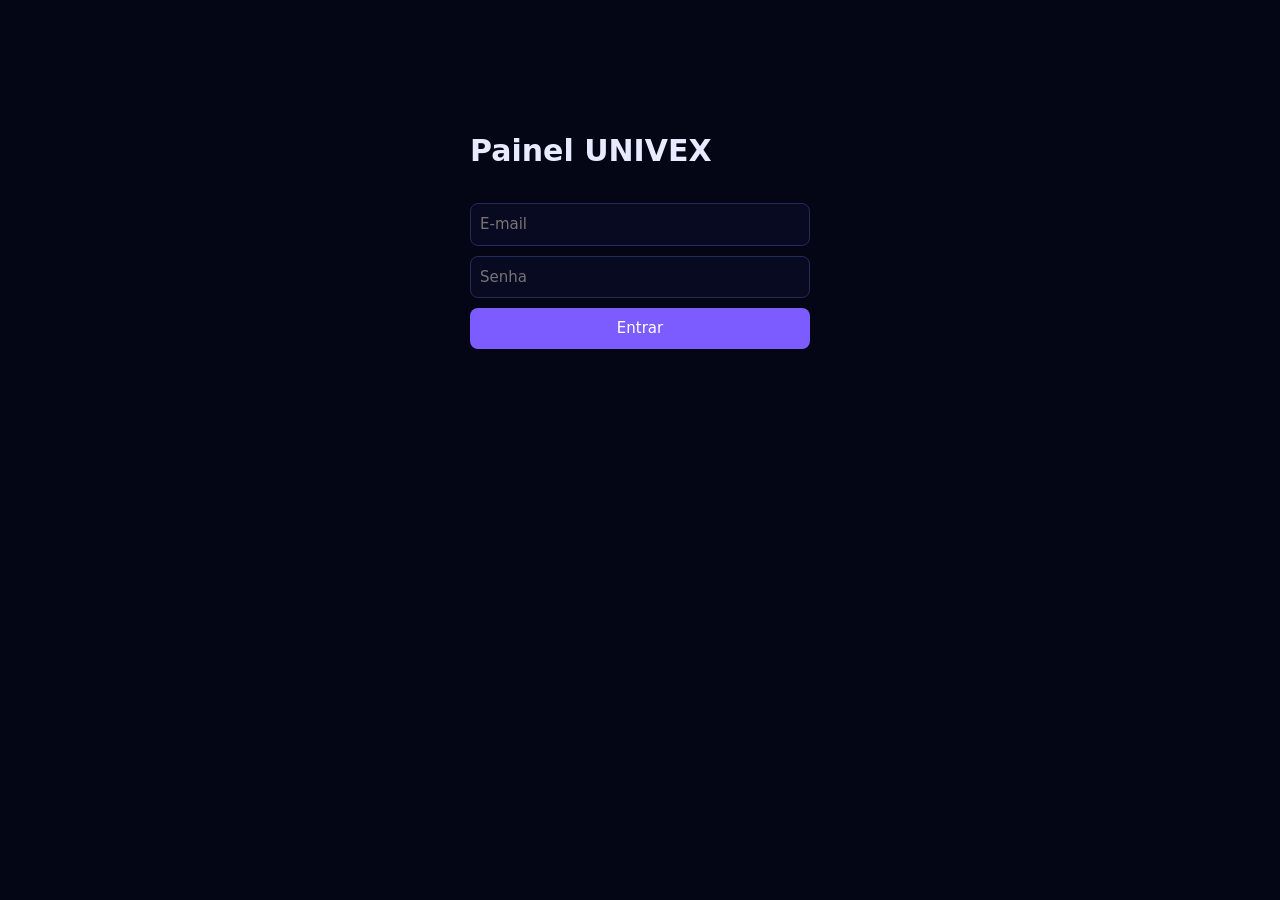
<file: admin.html>
<!DOCTYPE html>
<html lang="pt-BR"><head><meta charset="UTF-8"><meta name="viewport" content="width=device-width, initial-scale=1">
<meta name="robots" content="noindex"><title>Painel | UNIVEX</title>
<style>
:root{color-scheme:dark;--bg:#050615;--card:#0e1030;--line:#262a5c;--tx:#e8ebff;--mut:#98a0d8;--ac:#7c5cff}
*{box-sizing:border-box}body{margin:0;font:15px/1.5 system-ui,sans-serif;background:var(--bg);color:var(--tx)}
header{position:sticky;top:0;z-index:5;display:flex;gap:12px;align-items:center;padding:12px 20px;background:#080a22;border-bottom:1px solid var(--line)}
header h1{font-size:17px;margin:0;flex:1}main{max-width:900px;margin:0 auto;padding:20px}
input,textarea{width:100%;background:#080a22;color:var(--tx);border:1px solid var(--line);border-radius:8px;padding:9px;font:inherit}
button{background:var(--ac);color:#fff;border:0;border-radius:8px;padding:9px 16px;font:inherit;cursor:pointer}button.q{background:#1b1e4d}
#login{max-width:340px;margin:12vh auto;display:grid;gap:10px}
details{background:var(--card);border:1px solid var(--line);border-radius:10px;margin:12px 0;padding:6px 14px}
summary{cursor:pointer;padding:8px 0;font-weight:600}.f{margin:12px 0}.f label{display:block;font-size:12px;color:var(--mut);margin-bottom:4px}
.f.dirty textarea,.f.dirty input{border-color:var(--ac)}img.pv{max-height:70px;border-radius:6px;background:#fff2;margin:4px 0;display:block}
#msg{font-size:13px;color:var(--mut)}.hide{display:none!important}
</style></head><body>
<form id="login"><h1>Painel UNIVEX</h1><input id="em" type="email" placeholder="E-mail" required autocomplete="username"><input id="pw" type="password" placeholder="Senha" required autocomplete="current-password"><button>Entrar</button><span id="msg"></span></form>
<div id="app" class="hide"><header><h1>Painel UNIVEX</h1><span id="st"></span><input id="q" placeholder="Buscar campo..." style="max-width:220px"><button id="save">Salvar alterações</button><button class="q" id="out">Sair</button></header><main id="box"></main></div>
<script>window.CMS_NO_AUTO=true;</script><script src="config.js"></script><script src="cms.js"></script>
<script>
const C=window.UNIVEX_CONFIG||{},U=C.supabaseUrl,K=C.supabaseKey,$=s=>document.querySelector(s);
const PAGES=["index","sobre","servicos","projetos","contato","site-institucional","landing-page","cardapio-digital"];
let token="",data={},items=new Map();
const H=(x={})=>({apikey:K,Authorization:"Bearer "+(token||K),...x});
$("#login").onsubmit=async e=>{e.preventDefault();
  if(!U||!K){$("#msg").textContent="Preencha supabaseUrl e supabaseKey no config.js.";return}
  const r=await fetch(`${U}/auth/v1/token?grant_type=password`,{method:"POST",headers:{apikey:K,"Content-Type":"application/json"},body:JSON.stringify({email:$("#em").value,password:$("#pw").value})});
  const j=await r.json();if(!r.ok){$("#msg").textContent="Login inválido.";return}
  token=j.access_token;$("#login").classList.add("hide");$("#app").classList.remove("hide");init()};
$("#out").onclick=()=>location.reload();
async function init(){
  $("#box").textContent="Carregando páginas...";
  data=await CMS.load();let html="";
  for(const p of PAGES){
    let doc;try{doc=new DOMParser().parseFromString(await (await fetch(p+".html")).text(),"text/html")}catch(e){continue}
    const t=doc.querySelector("title");if(t)add(p+":title",p+" · título da aba",t.textContent,"t");
    CMS.fields(doc,p).forEach(f=>add(f.key,f.el.textContent.trim().slice(0,60),f.el.innerHTML.trim(),"t",p));
    doc.querySelectorAll("img").forEach(i=>{const s=i.getAttribute("src");add("img:"+s,"Imagem "+s,s,"i",p)});
  }
  const groups={};items.forEach((v,k)=>(groups[v.g]??=[]).push([k,v]));
  $("#box").innerHTML="";
  Object.entries(groups).forEach(([g,list])=>{
    const d=document.createElement("details");d.innerHTML=`<summary>${g.startsWith("global")?"Cabeçalho, rodapé e contato (todas as páginas)":g} (${list.length})</summary>`;
    list.forEach(([k,v])=>d.append(field(k,v)));$("#box").append(d)});
}
function add(k,label,def,type,page){if(items.has(k))return;
  items.set(k,{label,def,type,g:k.startsWith("global")?"global":(page||k.split(":")[0]),cur:k in data?data[k]:def})}
function field(k,v){const w=document.createElement("div");w.className="f";w.dataset.k=k;w.dataset.s=(v.label+k).toLowerCase();
  const l=document.createElement("label");l.textContent=v.label+"  ·  "+k;w.append(l);
  if(v.type==="i"){const im=document.createElement("img");im.className="pv";im.src=v.cur;const inp=document.createElement("input");inp.value=v.cur;
    const fi=document.createElement("input");fi.type="file";fi.accept="image/*";
    fi.onchange=async()=>{const f=fi.files[0];if(!f)return;const n=Date.now()+"-"+f.name.replace(/[^\w.-]/g,"_");
      const r=await fetch(`${U}/storage/v1/object/site-images/${n}`,{method:"POST",headers:H({"Content-Type":f.type,"x-upsert":"true"}),body:f});
      if(!r.ok){alert("Falha no envio da imagem.");return}inp.value=`${U}/storage/v1/object/public/site-images/${n}`;im.src=inp.value;mark(w,inp,v)};
    inp.oninput=()=>{im.src=inp.value;mark(w,inp,v)};w.append(im,inp,fi);w._i=inp}
  else{const t=document.createElement("textarea");t.rows=Math.min(6,Math.ceil(v.cur.length/90)+1);t.value=v.cur;t.oninput=()=>mark(w,t,v);w.append(t);w._i=t}
  return w}
const mark=(w,i,v)=>w.classList.toggle("dirty",i.value!==v.cur);
$("#q").oninput=e=>{const s=e.target.value.toLowerCase();document.querySelectorAll(".f").forEach(f=>f.classList.toggle("hide",!!s&&!f.dataset.s.includes(s)));if(s)document.querySelectorAll("details").forEach(d=>d.open=true)};
$("#save").onclick=async()=>{
  const rows=[...document.querySelectorAll(".f.dirty")].map(w=>({key:w.dataset.k,value:w._i.value}));
  if(!rows.length){$("#st").textContent="Nada a salvar.";return}
  const r=await fetch(`${U}/rest/v1/site_content?on_conflict=key`,{method:"POST",headers:H({"Content-Type":"application/json",Prefer:"resolution=merge-duplicates"}),body:JSON.stringify(rows)});
  if(!r.ok){$("#st").textContent="Erro ao salvar (confira o login e o SQL).";return}
  rows.forEach(x=>items.get(x.key).cur=x.value);document.querySelectorAll(".f.dirty").forEach(w=>w.classList.remove("dirty"));
  $("#st").textContent=`${rows.length} alteração(ões) salva(s).`};
</script></body></html>
</file>
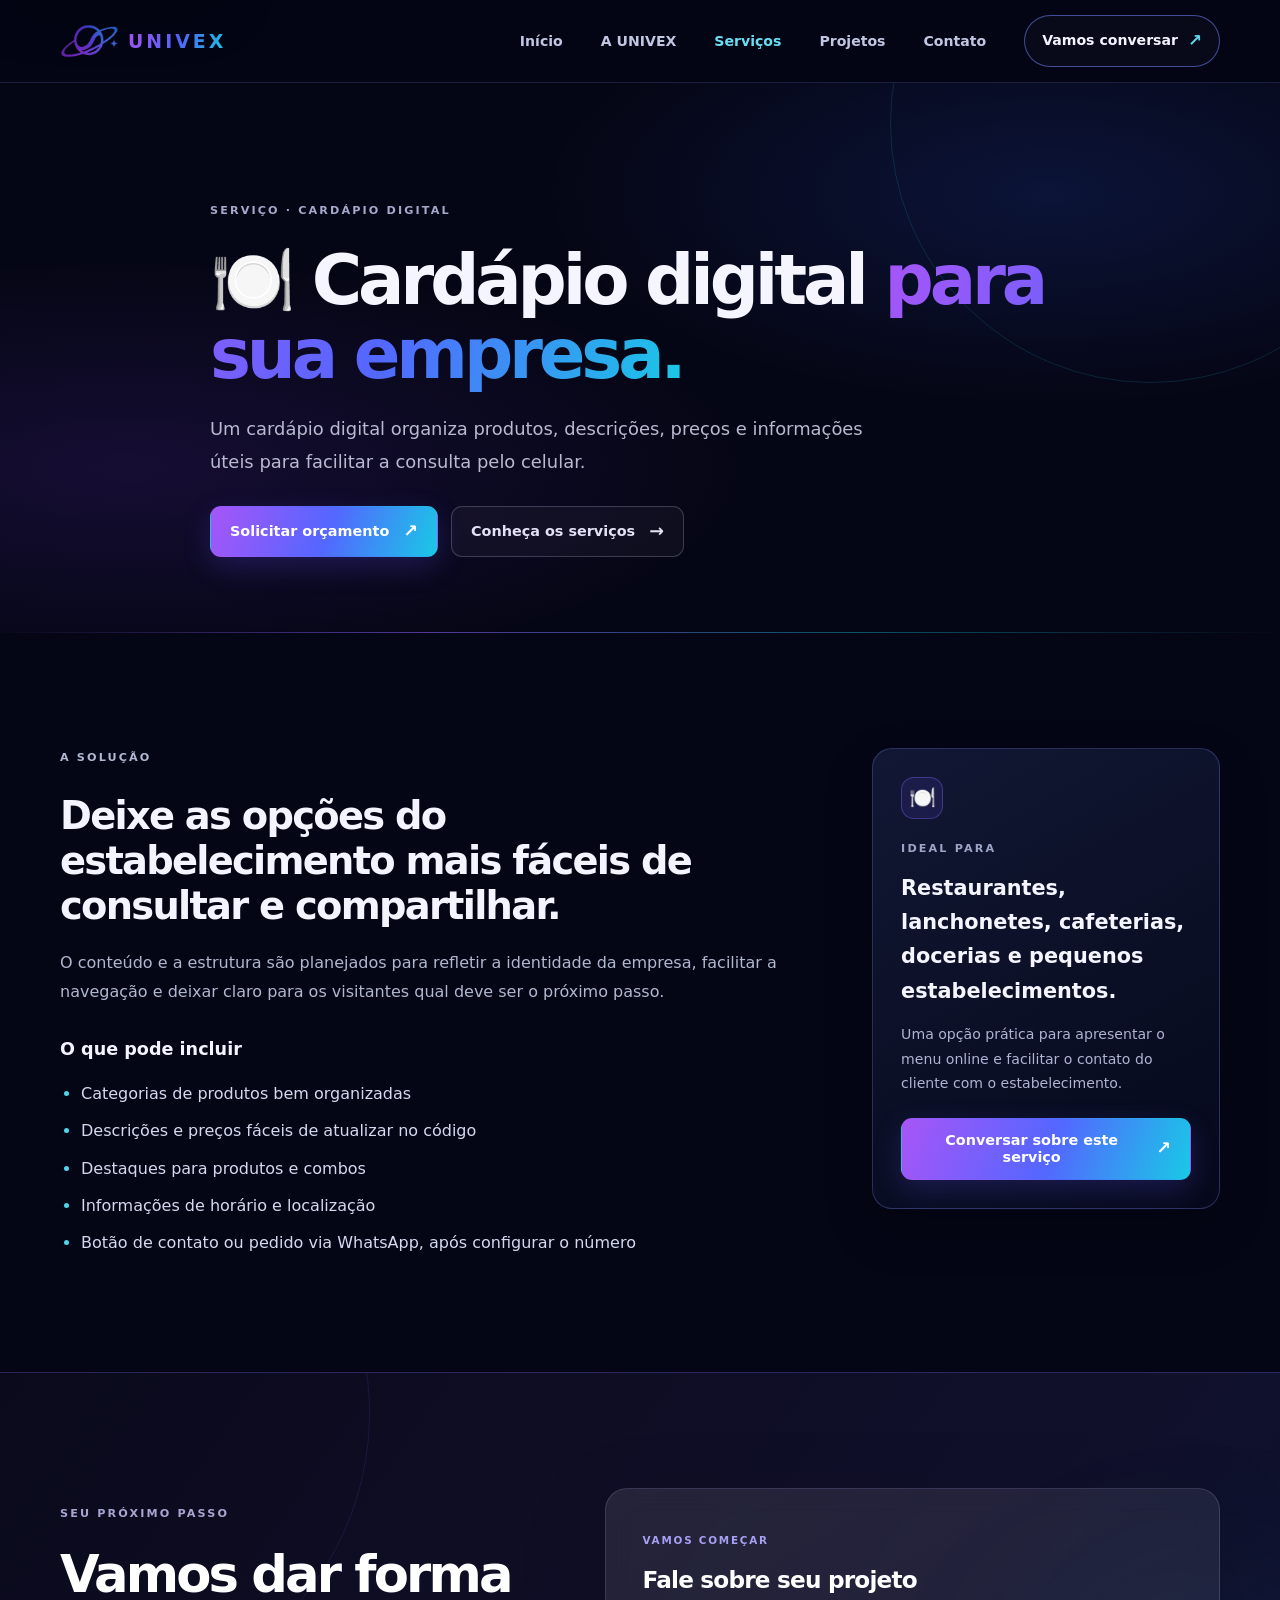
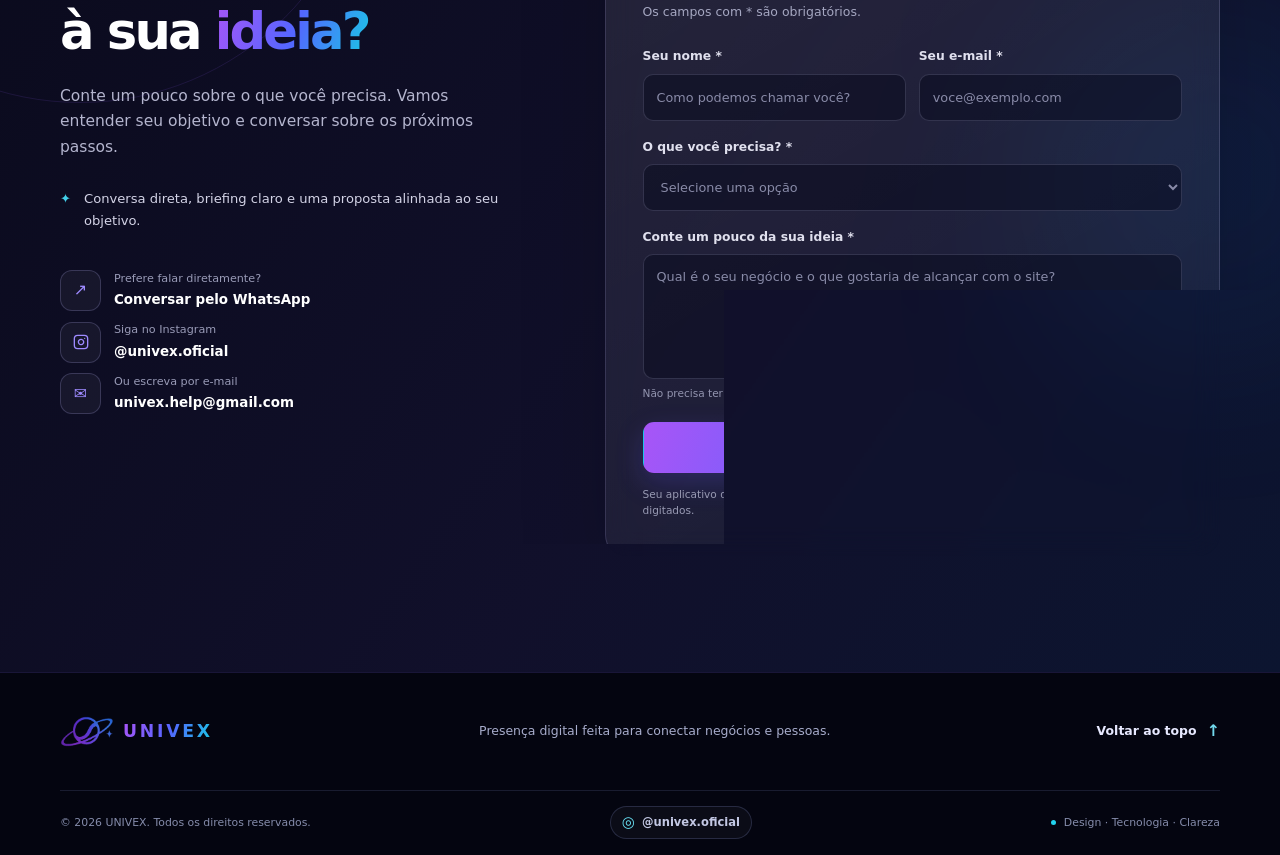
<file: cardapio-digital.html>
<!DOCTYPE html>
<html lang="pt-BR">
<head>
<meta charset="UTF-8"><meta name="viewport" content="width=device-width, initial-scale=1.0">
<meta name="theme-color" content="#050615"><meta name="description" content="Um cardápio digital organiza produtos, descrições, preços e informações úteis para facilitar a consulta pelo celular."><meta name="color-scheme" content="dark">
<title>Cardápio digital | UNIVEX</title>
<link rel="icon" href="favicon.ico" sizes="any"><link rel="icon" type="image/png" sizes="32x32" href="favicon-32.png"><link rel="apple-touch-icon" sizes="180x180" href="apple-touch-icon.png">
<link rel="stylesheet" href="style.css"><script src="config.js" defer></script><script src="script.js" defer></script>
</head><body data-variant="B"><a class="skip-link" href="#conteudo">Pular para o conteúdo</a>
<header class="site-header"><div class="container nav-wrap">
  <a href="index.html" class="brand" aria-label="UNIVEX — início"><img src="images/univex-emblema.png" alt="" class="brand-mark" width="64" height="42"><span class="brand-name">UNIVEX</span></a>
  <button class="menu-toggle" id="menu-toggle" type="button" aria-expanded="false" aria-controls="nav-links" aria-label="Abrir menu"><span></span><span></span><span></span></button>
  <nav aria-label="Navegação principal"><ul class="nav-links" id="nav-links"><li><a href="index.html">Início</a></li><li><a href="sobre.html">A UNIVEX</a></li><li><a href="servicos.html" aria-current="page">Serviços</a></li><li><a href="projetos.html">Projetos</a></li><li><a href="contato.html">Contato</a></li><li><a class="nav-cta" href="contato.html">Vamos conversar <span aria-hidden="true">↗</span></a></li></ul></nav>
</div></header><main id="conteudo"><section class="page-hero"><div class="container page-hero-inner reveal"><p class="eyebrow eyebrow-light">SERVIÇO · CARDÁPIO DIGITAL</p><h1>🍽️ Cardápio digital <span class="gradient-text">para sua empresa.</span></h1><p class="hero-description">Um cardápio digital organiza produtos, descrições, preços e informações úteis para facilitar a consulta pelo celular.</p><div class="hero-actions"><a class="button button-primary" href="contato.html">Solicitar orçamento <span aria-hidden="true">↗</span></a><a class="button button-quiet" href="servicos.html">Conheça os serviços <span aria-hidden="true">→</span></a></div></div><div class="hero-bottom-line" aria-hidden="true"></div></section><section class="section detail-section"><div class="container detail-layout"><div class="detail-main reveal"><p class="eyebrow eyebrow-light">A SOLUÇÃO</p><h2>Deixe as opções do estabelecimento mais fáceis de consultar e compartilhar.</h2><p>O conteúdo e a estrutura são planejados para refletir a identidade da empresa, facilitar a navegação e deixar claro para os visitantes qual deve ser o próximo passo.</p><h3>O que pode incluir</h3><ul class="detail-list"><li>Categorias de produtos bem organizadas</li><li>Descrições e preços fáceis de atualizar no código</li><li>Destaques para produtos e combos</li><li>Informações de horário e localização</li><li>Botão de contato ou pedido via WhatsApp, após configurar o número</li></ul></div><aside class="detail-aside reveal"><span class="service-icon" aria-hidden="true">🍽️</span><p class="eyebrow eyebrow-light">IDEAL PARA</p><h3>Restaurantes, lanchonetes, cafeterias, docerias e pequenos estabelecimentos.</h3><p>Uma opção prática para apresentar o menu online e facilitar o contato do cliente com o estabelecimento.</p><a class="button button-primary" href="contato.html">Conversar sobre este serviço <span aria-hidden="true">↗</span></a></aside></div></section><section class="contact-section" id="contato"><div class="contact-orb" aria-hidden="true"></div><div class="container contact-grid">
<div class="contact-copy reveal"><p class="eyebrow">SEU PRÓXIMO PASSO</p><h2>Vamos dar forma à sua <span class="gradient-text">ideia?</span></h2><p>Conte um pouco sobre o que você precisa. Vamos entender seu objetivo e conversar sobre os próximos passos.</p><div class="contact-promise"><span class="promise-icon" aria-hidden="true">✦</span><span>Conversa direta, briefing claro e uma proposta alinhada ao seu objetivo.</span></div><div class="direct-contact">
  <a id="whatsapp-link" class="direct-contact-link" href="#contato"><span class="direct-icon" aria-hidden="true">↗</span><span><small>Prefere falar diretamente?</small><strong>Conversar pelo WhatsApp</strong></span></a>
  <a data-instagram class="direct-contact-link" href="#contato" aria-label="Instagram da UNIVEX"><span class="direct-icon" aria-hidden="true"><svg width="16" height="16" viewBox="0 0 24 24" fill="none" stroke="currentColor" stroke-width="2" stroke-linecap="round" stroke-linejoin="round"><rect x="2" y="2" width="20" height="20" rx="5" ry="5"></rect><path d="M16 11.37A4 4 0 1 1 12.63 8 4 4 0 0 1 16 11.37z"></path><line x1="17.5" y1="6.5" x2="17.51" y2="6.5"></line></svg></span><span><small>Siga no Instagram</small><strong data-instagram-handle>@univex.oficial</strong></span></a>
  <a id="email-link" class="direct-contact-link" href="mailto:univex.help@gmail.com"><span class="direct-icon" aria-hidden="true">✉</span><span><small>Ou escreva por e-mail</small><strong>univex.help@gmail.com</strong></span></a>
</div></div>
<form class="contact-form reveal" id="contact-form"><div class="form-heading"><span class="form-step">VAMOS COMEÇAR</span><h3>Fale sobre seu projeto</h3><p>Os campos com * são obrigatórios.</p></div><div class="form-row"><div class="field"><label for="nome">Seu nome *</label><input id="nome" name="nome" autocomplete="name" type="text" placeholder="Como podemos chamar você?" required minlength="2" maxlength="80"></div><div class="field"><label for="email">Seu e-mail *</label><input id="email" name="email" autocomplete="email" type="email" placeholder="voce@exemplo.com" required maxlength="120"></div></div><div class="field"><label for="tipo-projeto">O que você precisa? *</label><select id="tipo-projeto" name="tipo-projeto" required><option value="" disabled selected>Selecione uma opção</option><option>Site institucional</option><option>Landing page</option><option>Cardápio digital</option><option>Melhoria em um site existente</option><option>Outro projeto</option></select></div><div class="field"><label for="mensagem">Conte um pouco da sua ideia *</label><textarea id="mensagem" name="mensagem" rows="4" placeholder="Qual é o seu negócio e o que gostaria de alcançar com o site?" required minlength="10" maxlength="1500"></textarea><div class="field-foot"><span>Não precisa ter tudo definido ainda.</span><span id="message-count">0/1500</span></div></div><button class="button button-primary form-submit" type="submit">Preparar mensagem <span aria-hidden="true">↗</span></button><p class="form-status" id="form-status" role="status" aria-live="polite"></p><p class="form-privacy">Seu aplicativo de e-mail será aberto com a mensagem preenchida. O site não armazena os dados digitados.</p></form>
</div></section></main><footer class="site-footer"><div class="container footer-main">
<a href="index.html" class="brand footer-brand" aria-label="UNIVEX — início"><img src="images/univex-emblema.png" alt="" class="brand-mark" width="64" height="42"><span class="brand-name">UNIVEX</span></a>
<p>Presença digital feita para conectar negócios e pessoas.</p><a class="back-top" href="#conteudo">Voltar ao topo <span aria-hidden="true">↑</span></a>
</div><div class="container footer-bottom"><span>© <span id="current-year">2026</span> UNIVEX. Todos os direitos reservados.</span><span class="footer-social"><a data-instagram href="#contato" aria-label="Instagram da UNIVEX" class="footer-social-link"><span aria-hidden="true">◎</span><span data-instagram-handle>@univex.oficial</span></a></span><span class="footer-signature"><span class="signature-dot"></span> Design · Tecnologia · Clareza</span></div></footer></body></html>
</file>
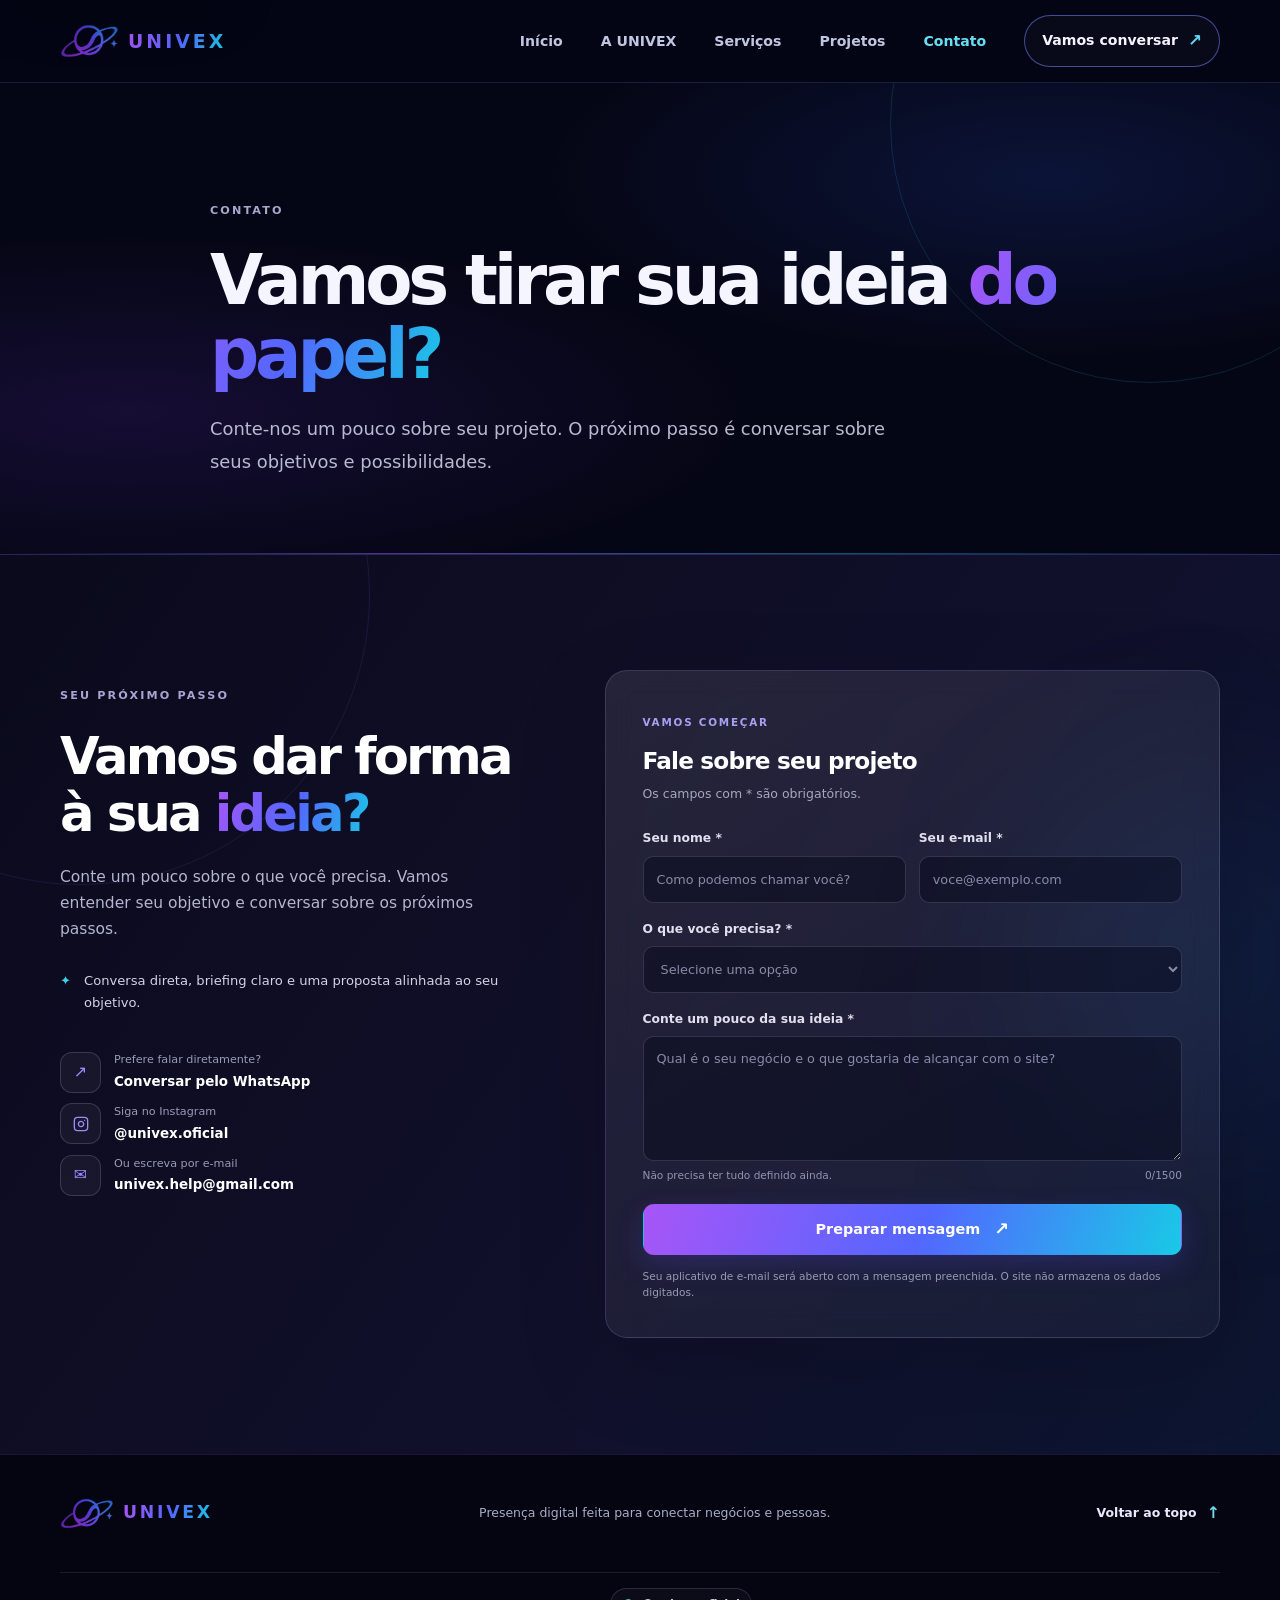
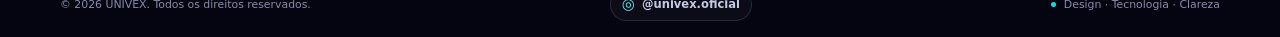
<file: contato.html>
<!DOCTYPE html>
<html lang="pt-BR">
<head>
<meta charset="UTF-8"><meta name="viewport" content="width=device-width, initial-scale=1.0">
<meta name="theme-color" content="#050615"><meta name="description" content="Fale com a UNIVEX sobre seu próximo projeto."><meta name="color-scheme" content="dark">
<title>Contato | UNIVEX</title>
<link rel="icon" href="favicon.ico" sizes="any"><link rel="icon" type="image/png" sizes="32x32" href="favicon-32.png"><link rel="apple-touch-icon" sizes="180x180" href="apple-touch-icon.png">
<link rel="stylesheet" href="style.css"><script src="config.js" defer></script><script src="script.js" defer></script>
</head><body data-variant="B"><a class="skip-link" href="#conteudo">Pular para o conteúdo</a>
<header class="site-header"><div class="container nav-wrap">
  <a href="index.html" class="brand" aria-label="UNIVEX — início"><img src="images/univex-emblema.png" alt="" class="brand-mark" width="64" height="42"><span class="brand-name">UNIVEX</span></a>
  <button class="menu-toggle" id="menu-toggle" type="button" aria-expanded="false" aria-controls="nav-links" aria-label="Abrir menu"><span></span><span></span><span></span></button>
  <nav aria-label="Navegação principal"><ul class="nav-links" id="nav-links"><li><a href="index.html">Início</a></li><li><a href="sobre.html">A UNIVEX</a></li><li><a href="servicos.html">Serviços</a></li><li><a href="projetos.html">Projetos</a></li><li><a href="contato.html" aria-current="page">Contato</a></li><li><a class="nav-cta" href="contato.html">Vamos conversar <span aria-hidden="true">↗</span></a></li></ul></nav>
</div></header><main id="conteudo"><section class="page-hero"><div class="container page-hero-inner reveal"><p class="eyebrow eyebrow-light">CONTATO</p><h1>Vamos tirar sua ideia <span class="gradient-text">do papel?</span></h1><p class="hero-description">Conte-nos um pouco sobre seu projeto. O próximo passo é conversar sobre seus objetivos e possibilidades.</p></div><div class="hero-bottom-line" aria-hidden="true"></div></section><section class="contact-section" id="contato"><div class="contact-orb" aria-hidden="true"></div><div class="container contact-grid">
<div class="contact-copy reveal"><p class="eyebrow">SEU PRÓXIMO PASSO</p><h2>Vamos dar forma à sua <span class="gradient-text">ideia?</span></h2><p>Conte um pouco sobre o que você precisa. Vamos entender seu objetivo e conversar sobre os próximos passos.</p><div class="contact-promise"><span class="promise-icon" aria-hidden="true">✦</span><span>Conversa direta, briefing claro e uma proposta alinhada ao seu objetivo.</span></div><div class="direct-contact">
  <a id="whatsapp-link" class="direct-contact-link" href="#contato"><span class="direct-icon" aria-hidden="true">↗</span><span><small>Prefere falar diretamente?</small><strong>Conversar pelo WhatsApp</strong></span></a>
  <a data-instagram class="direct-contact-link" href="#contato" aria-label="Instagram da UNIVEX"><span class="direct-icon" aria-hidden="true"><svg width="16" height="16" viewBox="0 0 24 24" fill="none" stroke="currentColor" stroke-width="2" stroke-linecap="round" stroke-linejoin="round"><rect x="2" y="2" width="20" height="20" rx="5" ry="5"></rect><path d="M16 11.37A4 4 0 1 1 12.63 8 4 4 0 0 1 16 11.37z"></path><line x1="17.5" y1="6.5" x2="17.51" y2="6.5"></line></svg></span><span><small>Siga no Instagram</small><strong data-instagram-handle>@univex.oficial</strong></span></a>
  <a id="email-link" class="direct-contact-link" href="mailto:univex.help@gmail.com"><span class="direct-icon" aria-hidden="true">✉</span><span><small>Ou escreva por e-mail</small><strong>univex.help@gmail.com</strong></span></a>
</div></div>
<form class="contact-form reveal" id="contact-form"><div class="form-heading"><span class="form-step">VAMOS COMEÇAR</span><h3>Fale sobre seu projeto</h3><p>Os campos com * são obrigatórios.</p></div><div class="form-row"><div class="field"><label for="nome">Seu nome *</label><input id="nome" name="nome" autocomplete="name" type="text" placeholder="Como podemos chamar você?" required minlength="2" maxlength="80"></div><div class="field"><label for="email">Seu e-mail *</label><input id="email" name="email" autocomplete="email" type="email" placeholder="voce@exemplo.com" required maxlength="120"></div></div><div class="field"><label for="tipo-projeto">O que você precisa? *</label><select id="tipo-projeto" name="tipo-projeto" required><option value="" disabled selected>Selecione uma opção</option><option>Site institucional</option><option>Landing page</option><option>Cardápio digital</option><option>Melhoria em um site existente</option><option>Outro projeto</option></select></div><div class="field"><label for="mensagem">Conte um pouco da sua ideia *</label><textarea id="mensagem" name="mensagem" rows="4" placeholder="Qual é o seu negócio e o que gostaria de alcançar com o site?" required minlength="10" maxlength="1500"></textarea><div class="field-foot"><span>Não precisa ter tudo definido ainda.</span><span id="message-count">0/1500</span></div></div><button class="button button-primary form-submit" type="submit">Preparar mensagem <span aria-hidden="true">↗</span></button><p class="form-status" id="form-status" role="status" aria-live="polite"></p><p class="form-privacy">Seu aplicativo de e-mail será aberto com a mensagem preenchida. O site não armazena os dados digitados.</p></form>
</div></section></main><footer class="site-footer"><div class="container footer-main">
<a href="index.html" class="brand footer-brand" aria-label="UNIVEX — início"><img src="images/univex-emblema.png" alt="" class="brand-mark" width="64" height="42"><span class="brand-name">UNIVEX</span></a>
<p>Presença digital feita para conectar negócios e pessoas.</p><a class="back-top" href="#conteudo">Voltar ao topo <span aria-hidden="true">↑</span></a>
</div><div class="container footer-bottom"><span>© <span id="current-year">2026</span> UNIVEX. Todos os direitos reservados.</span><span class="footer-social"><a data-instagram href="#contato" aria-label="Instagram da UNIVEX" class="footer-social-link"><span aria-hidden="true">◎</span><span data-instagram-handle>@univex.oficial</span></a></span><span class="footer-signature"><span class="signature-dot"></span> Design · Tecnologia · Clareza</span></div></footer></body></html>
</file>
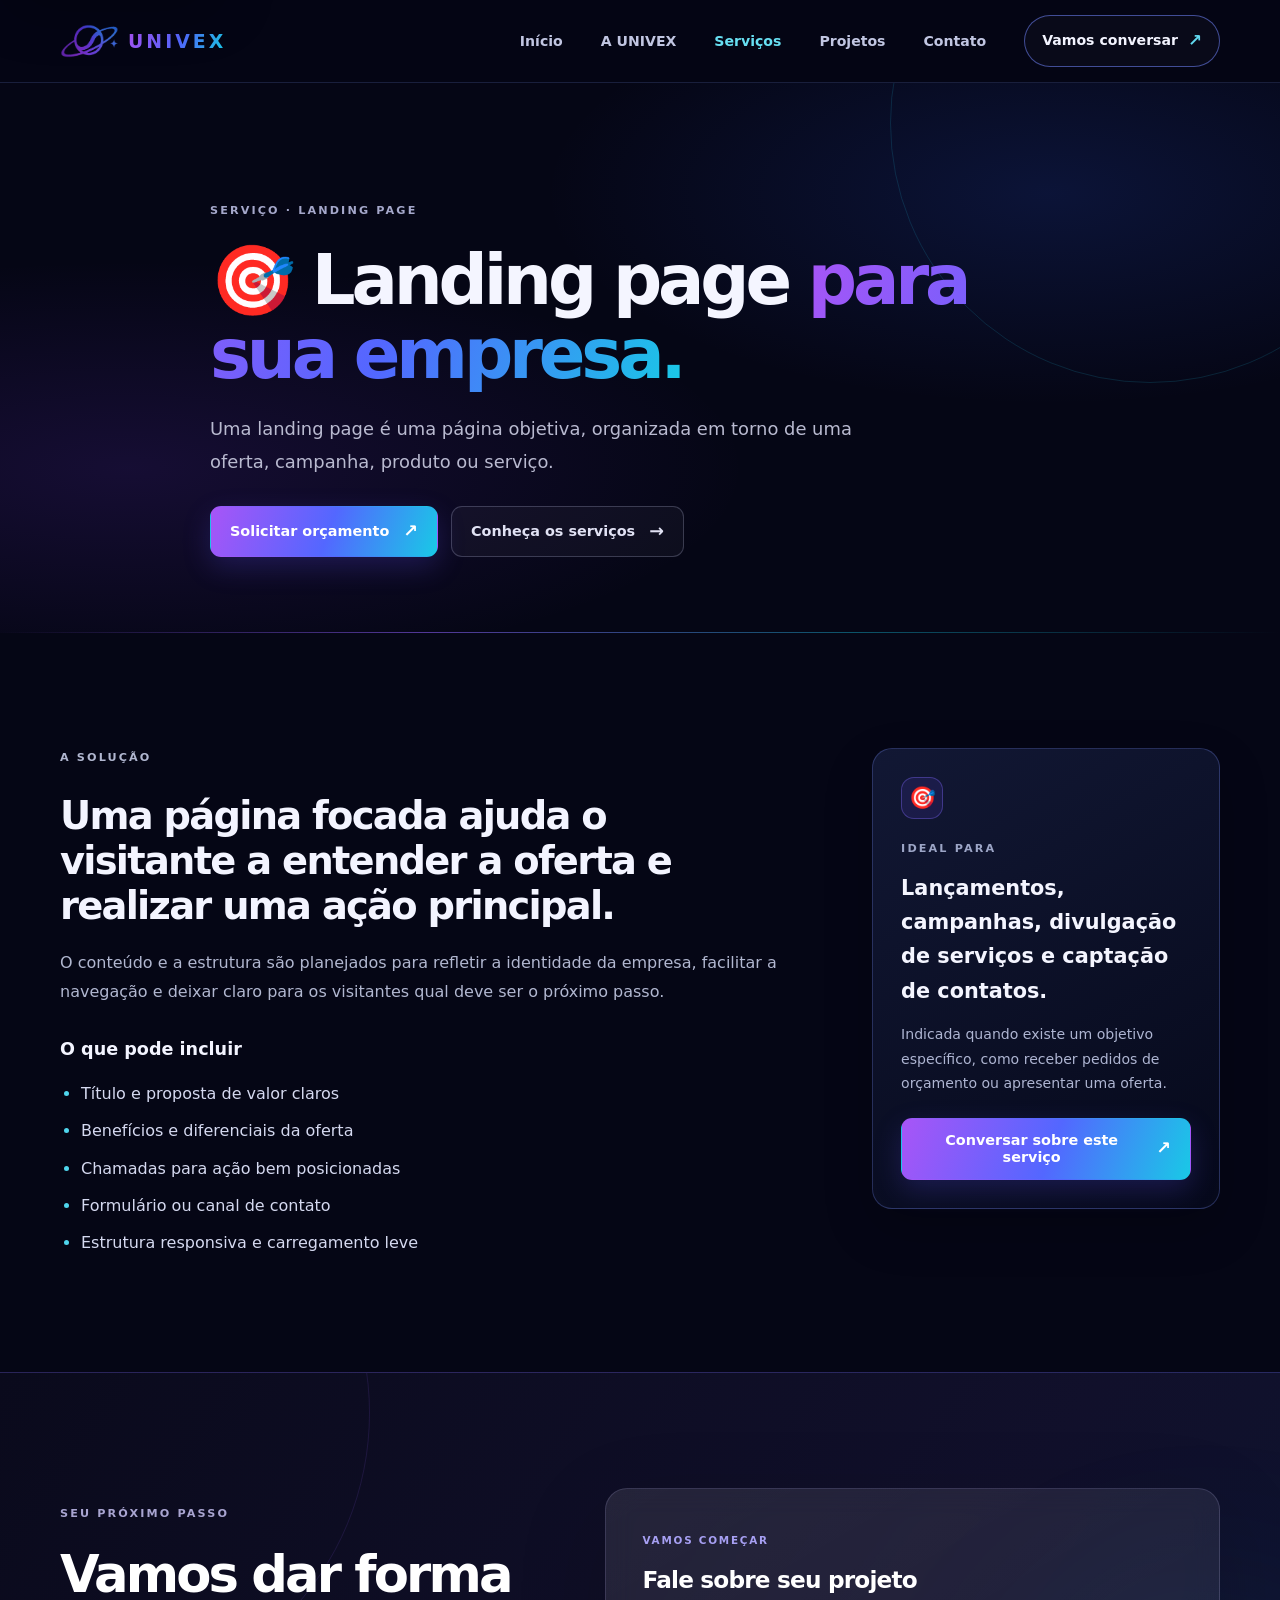
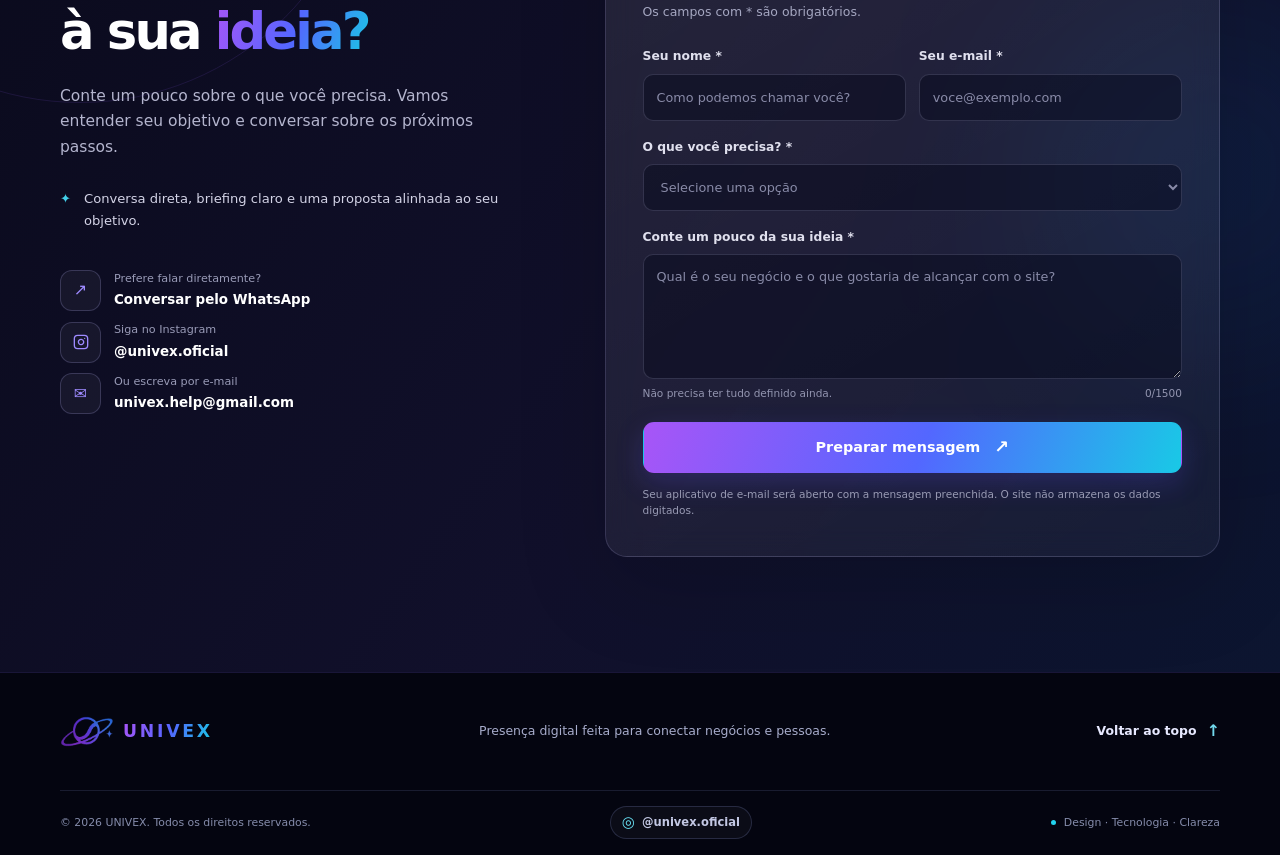
<file: landing-page.html>
<!DOCTYPE html>
<html lang="pt-BR">
<head>
<meta charset="UTF-8"><meta name="viewport" content="width=device-width, initial-scale=1.0">
<meta name="theme-color" content="#050615"><meta name="description" content="Uma landing page é uma página objetiva, organizada em torno de uma oferta, campanha, produto ou serviço."><meta name="color-scheme" content="dark">
<title>Landing page | UNIVEX</title>
<link rel="icon" href="favicon.ico" sizes="any"><link rel="icon" type="image/png" sizes="32x32" href="favicon-32.png"><link rel="apple-touch-icon" sizes="180x180" href="apple-touch-icon.png">
<link rel="stylesheet" href="style.css"><script src="config.js" defer></script><script src="script.js" defer></script>
</head><body data-variant="B"><a class="skip-link" href="#conteudo">Pular para o conteúdo</a>
<header class="site-header"><div class="container nav-wrap">
  <a href="index.html" class="brand" aria-label="UNIVEX — início"><img src="images/univex-emblema.png" alt="" class="brand-mark" width="64" height="42"><span class="brand-name">UNIVEX</span></a>
  <button class="menu-toggle" id="menu-toggle" type="button" aria-expanded="false" aria-controls="nav-links" aria-label="Abrir menu"><span></span><span></span><span></span></button>
  <nav aria-label="Navegação principal"><ul class="nav-links" id="nav-links"><li><a href="index.html">Início</a></li><li><a href="sobre.html">A UNIVEX</a></li><li><a href="servicos.html" aria-current="page">Serviços</a></li><li><a href="projetos.html">Projetos</a></li><li><a href="contato.html">Contato</a></li><li><a class="nav-cta" href="contato.html">Vamos conversar <span aria-hidden="true">↗</span></a></li></ul></nav>
</div></header><main id="conteudo"><section class="page-hero"><div class="container page-hero-inner reveal"><p class="eyebrow eyebrow-light">SERVIÇO · LANDING PAGE</p><h1>🎯 Landing page <span class="gradient-text">para sua empresa.</span></h1><p class="hero-description">Uma landing page é uma página objetiva, organizada em torno de uma oferta, campanha, produto ou serviço.</p><div class="hero-actions"><a class="button button-primary" href="contato.html">Solicitar orçamento <span aria-hidden="true">↗</span></a><a class="button button-quiet" href="servicos.html">Conheça os serviços <span aria-hidden="true">→</span></a></div></div><div class="hero-bottom-line" aria-hidden="true"></div></section><section class="section detail-section"><div class="container detail-layout"><div class="detail-main reveal"><p class="eyebrow eyebrow-light">A SOLUÇÃO</p><h2>Uma página focada ajuda o visitante a entender a oferta e realizar uma ação principal.</h2><p>O conteúdo e a estrutura são planejados para refletir a identidade da empresa, facilitar a navegação e deixar claro para os visitantes qual deve ser o próximo passo.</p><h3>O que pode incluir</h3><ul class="detail-list"><li>Título e proposta de valor claros</li><li>Benefícios e diferenciais da oferta</li><li>Chamadas para ação bem posicionadas</li><li>Formulário ou canal de contato</li><li>Estrutura responsiva e carregamento leve</li></ul></div><aside class="detail-aside reveal"><span class="service-icon" aria-hidden="true">🎯</span><p class="eyebrow eyebrow-light">IDEAL PARA</p><h3>Lançamentos, campanhas, divulgação de serviços e captação de contatos.</h3><p>Indicada quando existe um objetivo específico, como receber pedidos de orçamento ou apresentar uma oferta.</p><a class="button button-primary" href="contato.html">Conversar sobre este serviço <span aria-hidden="true">↗</span></a></aside></div></section><section class="contact-section" id="contato"><div class="contact-orb" aria-hidden="true"></div><div class="container contact-grid">
<div class="contact-copy reveal"><p class="eyebrow">SEU PRÓXIMO PASSO</p><h2>Vamos dar forma à sua <span class="gradient-text">ideia?</span></h2><p>Conte um pouco sobre o que você precisa. Vamos entender seu objetivo e conversar sobre os próximos passos.</p><div class="contact-promise"><span class="promise-icon" aria-hidden="true">✦</span><span>Conversa direta, briefing claro e uma proposta alinhada ao seu objetivo.</span></div><div class="direct-contact">
  <a id="whatsapp-link" class="direct-contact-link" href="#contato"><span class="direct-icon" aria-hidden="true">↗</span><span><small>Prefere falar diretamente?</small><strong>Conversar pelo WhatsApp</strong></span></a>
  <a data-instagram class="direct-contact-link" href="#contato" aria-label="Instagram da UNIVEX"><span class="direct-icon" aria-hidden="true"><svg width="16" height="16" viewBox="0 0 24 24" fill="none" stroke="currentColor" stroke-width="2" stroke-linecap="round" stroke-linejoin="round"><rect x="2" y="2" width="20" height="20" rx="5" ry="5"></rect><path d="M16 11.37A4 4 0 1 1 12.63 8 4 4 0 0 1 16 11.37z"></path><line x1="17.5" y1="6.5" x2="17.51" y2="6.5"></line></svg></span><span><small>Siga no Instagram</small><strong data-instagram-handle>@univex.oficial</strong></span></a>
  <a id="email-link" class="direct-contact-link" href="mailto:univex.help@gmail.com"><span class="direct-icon" aria-hidden="true">✉</span><span><small>Ou escreva por e-mail</small><strong>univex.help@gmail.com</strong></span></a>
</div></div>
<form class="contact-form reveal" id="contact-form"><div class="form-heading"><span class="form-step">VAMOS COMEÇAR</span><h3>Fale sobre seu projeto</h3><p>Os campos com * são obrigatórios.</p></div><div class="form-row"><div class="field"><label for="nome">Seu nome *</label><input id="nome" name="nome" autocomplete="name" type="text" placeholder="Como podemos chamar você?" required minlength="2" maxlength="80"></div><div class="field"><label for="email">Seu e-mail *</label><input id="email" name="email" autocomplete="email" type="email" placeholder="voce@exemplo.com" required maxlength="120"></div></div><div class="field"><label for="tipo-projeto">O que você precisa? *</label><select id="tipo-projeto" name="tipo-projeto" required><option value="" disabled selected>Selecione uma opção</option><option>Site institucional</option><option>Landing page</option><option>Cardápio digital</option><option>Melhoria em um site existente</option><option>Outro projeto</option></select></div><div class="field"><label for="mensagem">Conte um pouco da sua ideia *</label><textarea id="mensagem" name="mensagem" rows="4" placeholder="Qual é o seu negócio e o que gostaria de alcançar com o site?" required minlength="10" maxlength="1500"></textarea><div class="field-foot"><span>Não precisa ter tudo definido ainda.</span><span id="message-count">0/1500</span></div></div><button class="button button-primary form-submit" type="submit">Preparar mensagem <span aria-hidden="true">↗</span></button><p class="form-status" id="form-status" role="status" aria-live="polite"></p><p class="form-privacy">Seu aplicativo de e-mail será aberto com a mensagem preenchida. O site não armazena os dados digitados.</p></form>
</div></section></main><footer class="site-footer"><div class="container footer-main">
<a href="index.html" class="brand footer-brand" aria-label="UNIVEX — início"><img src="images/univex-emblema.png" alt="" class="brand-mark" width="64" height="42"><span class="brand-name">UNIVEX</span></a>
<p>Presença digital feita para conectar negócios e pessoas.</p><a class="back-top" href="#conteudo">Voltar ao topo <span aria-hidden="true">↑</span></a>
</div><div class="container footer-bottom"><span>© <span id="current-year">2026</span> UNIVEX. Todos os direitos reservados.</span><span class="footer-social"><a data-instagram href="#contato" aria-label="Instagram da UNIVEX" class="footer-social-link"><span aria-hidden="true">◎</span><span data-instagram-handle>@univex.oficial</span></a></span><span class="footer-signature"><span class="signature-dot"></span> Design · Tecnologia · Clareza</span></div></footer></body></html>
</file>
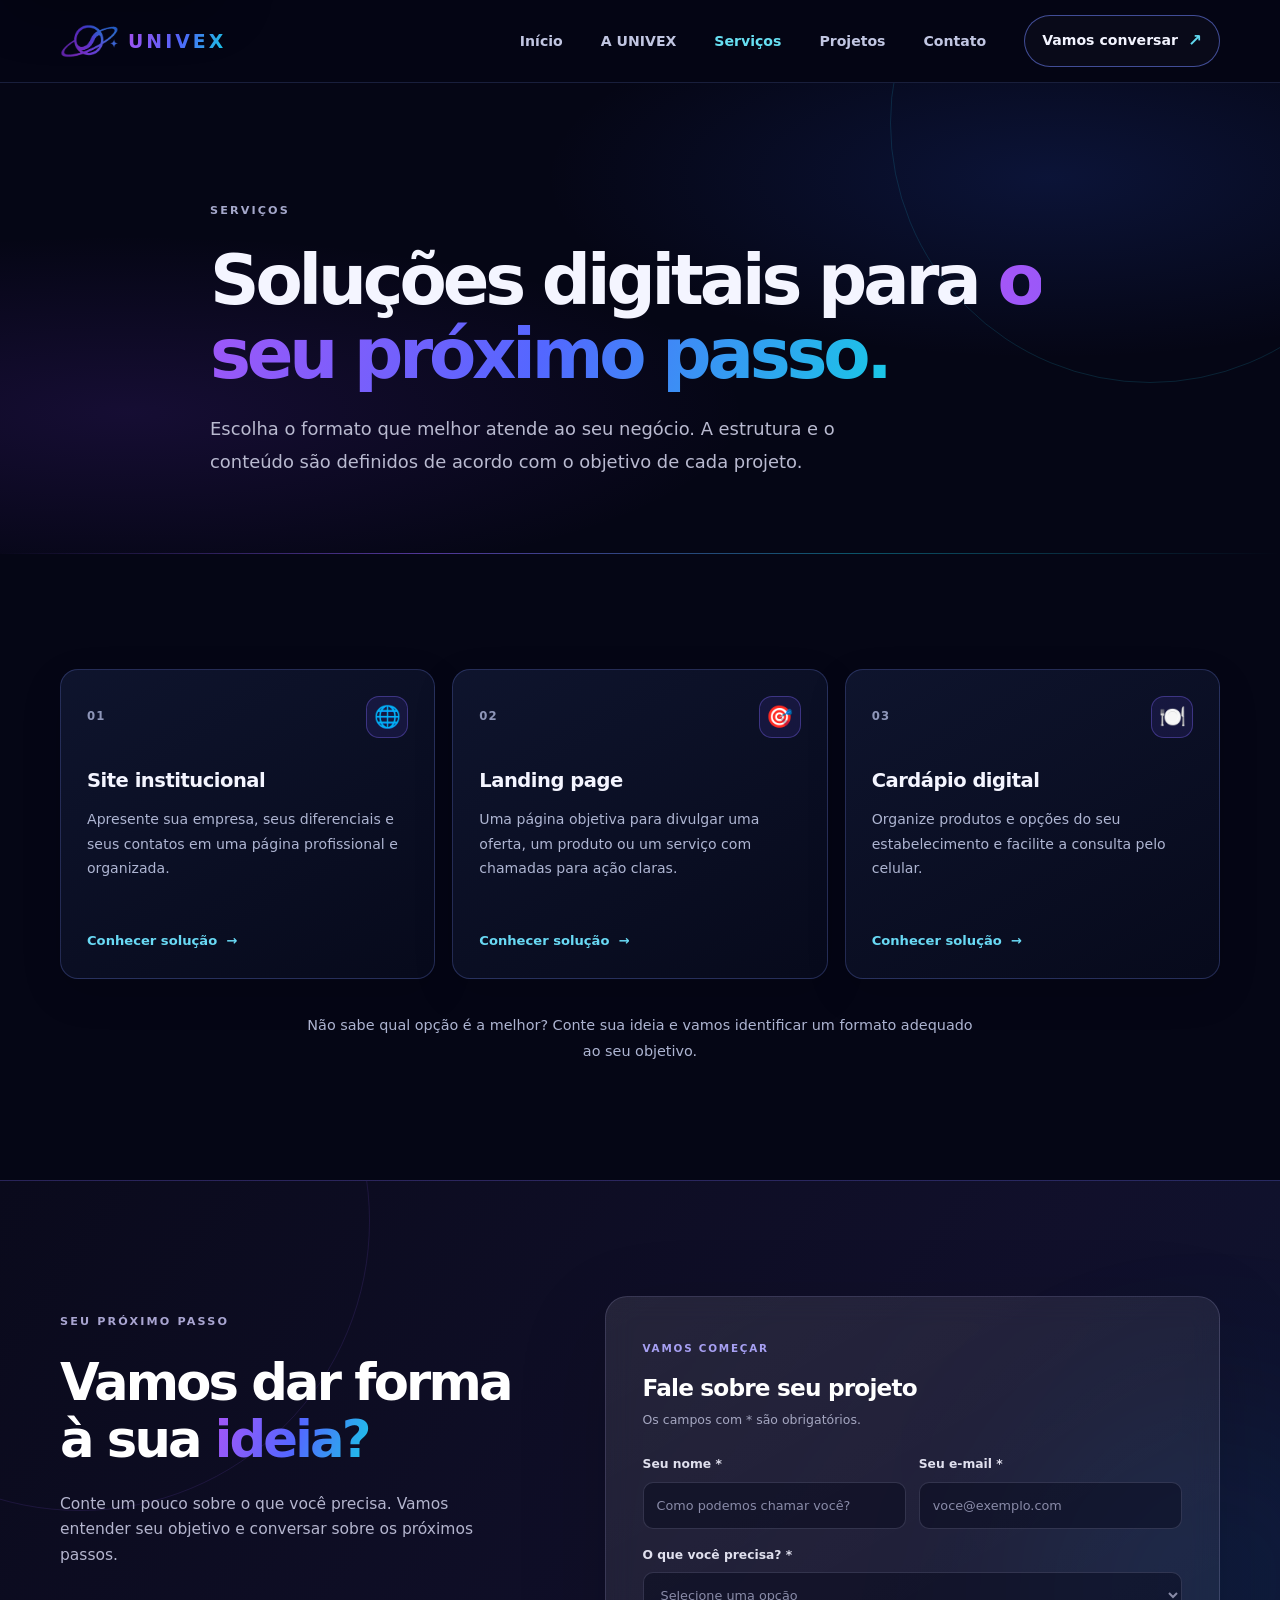
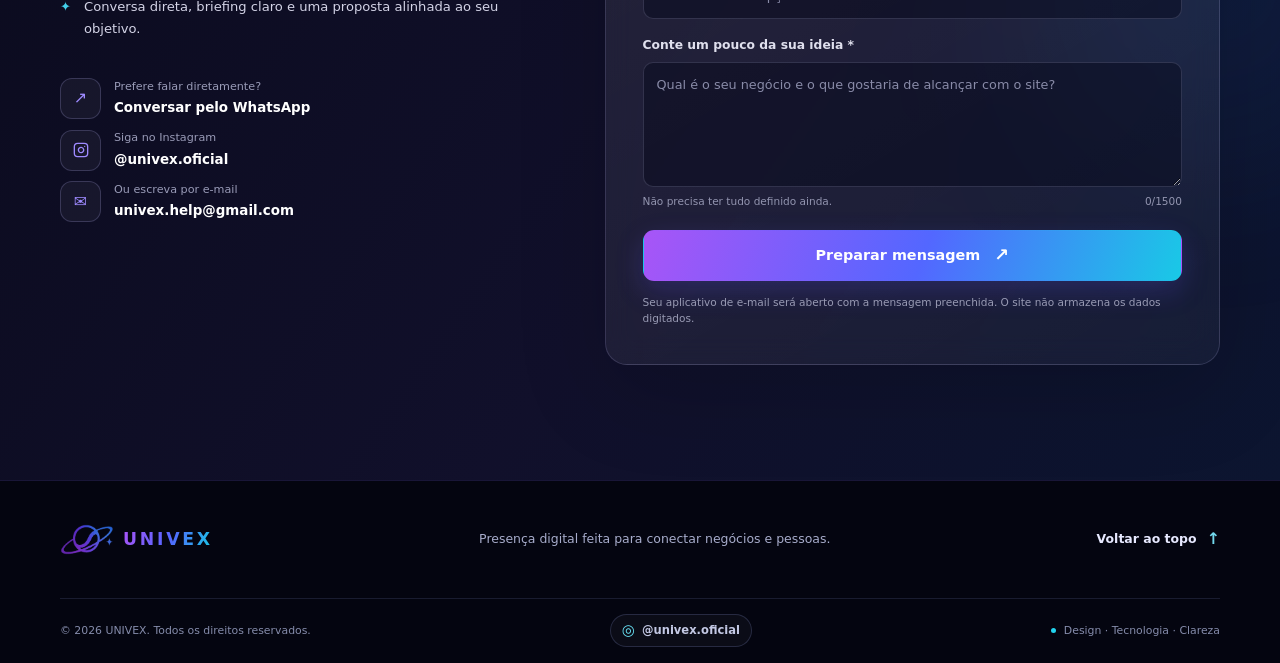
<file: servicos.html>
<!DOCTYPE html>
<html lang="pt-BR">
<head>
<meta charset="UTF-8"><meta name="viewport" content="width=device-width, initial-scale=1.0">
<meta name="theme-color" content="#050615"><meta name="description" content="Sites institucionais, landing pages e cardápios digitais."><meta name="color-scheme" content="dark">
<title>Serviços digitais | UNIVEX</title>
<link rel="icon" href="favicon.ico" sizes="any"><link rel="icon" type="image/png" sizes="32x32" href="favicon-32.png"><link rel="apple-touch-icon" sizes="180x180" href="apple-touch-icon.png">
<link rel="stylesheet" href="style.css"><script src="config.js" defer></script><script src="script.js" defer></script>
</head><body data-variant="B"><a class="skip-link" href="#conteudo">Pular para o conteúdo</a>
<header class="site-header"><div class="container nav-wrap">
  <a href="index.html" class="brand" aria-label="UNIVEX — início"><img src="images/univex-emblema.png" alt="" class="brand-mark" width="64" height="42"><span class="brand-name">UNIVEX</span></a>
  <button class="menu-toggle" id="menu-toggle" type="button" aria-expanded="false" aria-controls="nav-links" aria-label="Abrir menu"><span></span><span></span><span></span></button>
  <nav aria-label="Navegação principal"><ul class="nav-links" id="nav-links"><li><a href="index.html">Início</a></li><li><a href="sobre.html">A UNIVEX</a></li><li><a href="servicos.html" aria-current="page">Serviços</a></li><li><a href="projetos.html">Projetos</a></li><li><a href="contato.html">Contato</a></li><li><a class="nav-cta" href="contato.html">Vamos conversar <span aria-hidden="true">↗</span></a></li></ul></nav>
</div></header><main id="conteudo"><section class="page-hero"><div class="container page-hero-inner reveal"><p class="eyebrow eyebrow-light">SERVIÇOS</p><h1>Soluções digitais para <span class="gradient-text">o seu próximo passo.</span></h1><p class="hero-description">Escolha o formato que melhor atende ao seu negócio. A estrutura e o conteúdo são definidos de acordo com o objetivo de cada projeto.</p></div><div class="hero-bottom-line" aria-hidden="true"></div></section><section class="section services-section"><div class="container"><div class="service-grid"><article class="service-card reveal"><div class="card-topline"><span class="service-number">01</span><span class="service-icon" aria-hidden="true">🌐</span></div><h3>Site institucional</h3><p>Apresente sua empresa, seus diferenciais e seus contatos em uma página profissional e organizada.</p><a class="text-link" href="site-institucional.html">Conhecer solução <span aria-hidden="true">→</span></a></article><article class="service-card reveal"><div class="card-topline"><span class="service-number">02</span><span class="service-icon" aria-hidden="true">🎯</span></div><h3>Landing page</h3><p>Uma página objetiva para divulgar uma oferta, um produto ou um serviço com chamadas para ação claras.</p><a class="text-link" href="landing-page.html">Conhecer solução <span aria-hidden="true">→</span></a></article><article class="service-card reveal"><div class="card-topline"><span class="service-number">03</span><span class="service-icon" aria-hidden="true">🍽️</span></div><h3>Cardápio digital</h3><p>Organize produtos e opções do seu estabelecimento e facilite a consulta pelo celular.</p><a class="text-link" href="cardapio-digital.html">Conhecer solução <span aria-hidden="true">→</span></a></article></div><p class="service-note">Não sabe qual opção é a melhor? Conte sua ideia e vamos identificar um formato adequado ao seu objetivo.</p></div></section><section class="contact-section" id="contato"><div class="contact-orb" aria-hidden="true"></div><div class="container contact-grid">
<div class="contact-copy reveal"><p class="eyebrow">SEU PRÓXIMO PASSO</p><h2>Vamos dar forma à sua <span class="gradient-text">ideia?</span></h2><p>Conte um pouco sobre o que você precisa. Vamos entender seu objetivo e conversar sobre os próximos passos.</p><div class="contact-promise"><span class="promise-icon" aria-hidden="true">✦</span><span>Conversa direta, briefing claro e uma proposta alinhada ao seu objetivo.</span></div><div class="direct-contact">
  <a id="whatsapp-link" class="direct-contact-link" href="#contato"><span class="direct-icon" aria-hidden="true">↗</span><span><small>Prefere falar diretamente?</small><strong>Conversar pelo WhatsApp</strong></span></a>
  <a data-instagram class="direct-contact-link" href="#contato" aria-label="Instagram da UNIVEX"><span class="direct-icon" aria-hidden="true"><svg width="16" height="16" viewBox="0 0 24 24" fill="none" stroke="currentColor" stroke-width="2" stroke-linecap="round" stroke-linejoin="round"><rect x="2" y="2" width="20" height="20" rx="5" ry="5"></rect><path d="M16 11.37A4 4 0 1 1 12.63 8 4 4 0 0 1 16 11.37z"></path><line x1="17.5" y1="6.5" x2="17.51" y2="6.5"></line></svg></span><span><small>Siga no Instagram</small><strong data-instagram-handle>@univex.oficial</strong></span></a>
  <a id="email-link" class="direct-contact-link" href="mailto:univex.help@gmail.com"><span class="direct-icon" aria-hidden="true">✉</span><span><small>Ou escreva por e-mail</small><strong>univex.help@gmail.com</strong></span></a>
</div></div>
<form class="contact-form reveal" id="contact-form"><div class="form-heading"><span class="form-step">VAMOS COMEÇAR</span><h3>Fale sobre seu projeto</h3><p>Os campos com * são obrigatórios.</p></div><div class="form-row"><div class="field"><label for="nome">Seu nome *</label><input id="nome" name="nome" autocomplete="name" type="text" placeholder="Como podemos chamar você?" required minlength="2" maxlength="80"></div><div class="field"><label for="email">Seu e-mail *</label><input id="email" name="email" autocomplete="email" type="email" placeholder="voce@exemplo.com" required maxlength="120"></div></div><div class="field"><label for="tipo-projeto">O que você precisa? *</label><select id="tipo-projeto" name="tipo-projeto" required><option value="" disabled selected>Selecione uma opção</option><option>Site institucional</option><option>Landing page</option><option>Cardápio digital</option><option>Melhoria em um site existente</option><option>Outro projeto</option></select></div><div class="field"><label for="mensagem">Conte um pouco da sua ideia *</label><textarea id="mensagem" name="mensagem" rows="4" placeholder="Qual é o seu negócio e o que gostaria de alcançar com o site?" required minlength="10" maxlength="1500"></textarea><div class="field-foot"><span>Não precisa ter tudo definido ainda.</span><span id="message-count">0/1500</span></div></div><button class="button button-primary form-submit" type="submit">Preparar mensagem <span aria-hidden="true">↗</span></button><p class="form-status" id="form-status" role="status" aria-live="polite"></p><p class="form-privacy">Seu aplicativo de e-mail será aberto com a mensagem preenchida. O site não armazena os dados digitados.</p></form>
</div></section></main><footer class="site-footer"><div class="container footer-main">
<a href="index.html" class="brand footer-brand" aria-label="UNIVEX — início"><img src="images/univex-emblema.png" alt="" class="brand-mark" width="64" height="42"><span class="brand-name">UNIVEX</span></a>
<p>Presença digital feita para conectar negócios e pessoas.</p><a class="back-top" href="#conteudo">Voltar ao topo <span aria-hidden="true">↑</span></a>
</div><div class="container footer-bottom"><span>© <span id="current-year">2026</span> UNIVEX. Todos os direitos reservados.</span><span class="footer-social"><a data-instagram href="#contato" aria-label="Instagram da UNIVEX" class="footer-social-link"><span aria-hidden="true">◎</span><span data-instagram-handle>@univex.oficial</span></a></span><span class="footer-signature"><span class="signature-dot"></span> Design · Tecnologia · Clareza</span></div></footer></body></html>
</file>
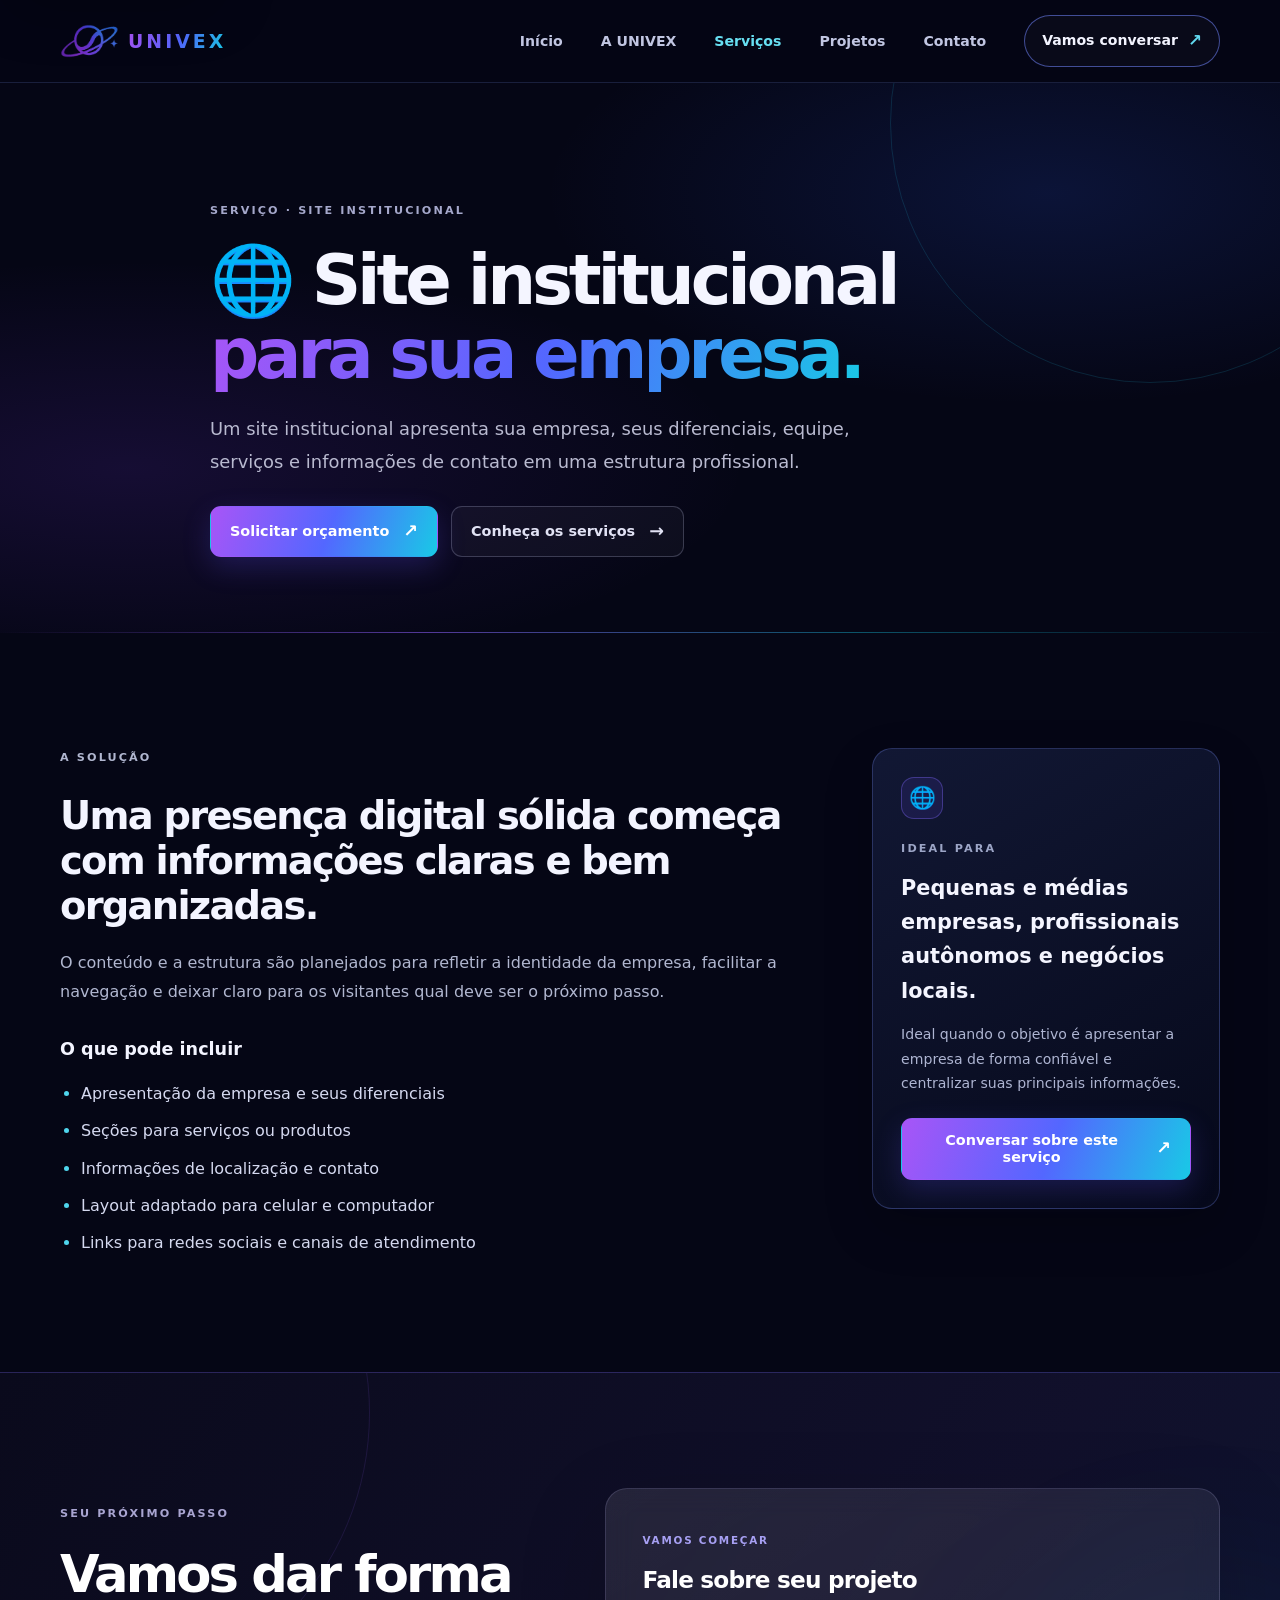
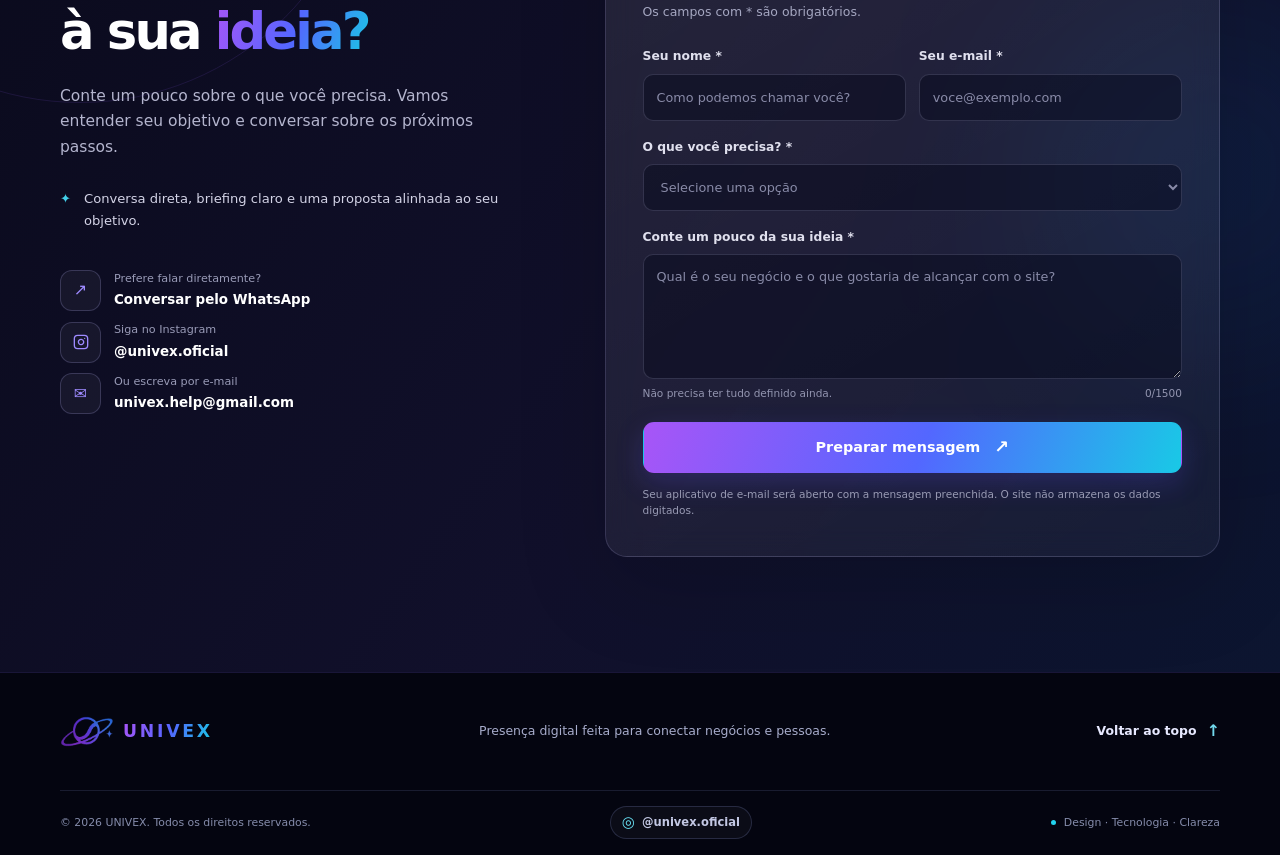
<file: site-institucional.html>
<!DOCTYPE html>
<html lang="pt-BR">
<head>
<meta charset="UTF-8"><meta name="viewport" content="width=device-width, initial-scale=1.0">
<meta name="theme-color" content="#050615"><meta name="description" content="Um site institucional apresenta sua empresa, seus diferenciais, equipe, serviços e informações de contato em uma estrutura profissional."><meta name="color-scheme" content="dark">
<title>Site institucional | UNIVEX</title>
<link rel="icon" href="favicon.ico" sizes="any"><link rel="icon" type="image/png" sizes="32x32" href="favicon-32.png"><link rel="apple-touch-icon" sizes="180x180" href="apple-touch-icon.png">
<link rel="stylesheet" href="style.css"><script src="config.js" defer></script><script src="script.js" defer></script>
</head><body data-variant="B"><a class="skip-link" href="#conteudo">Pular para o conteúdo</a>
<header class="site-header"><div class="container nav-wrap">
  <a href="index.html" class="brand" aria-label="UNIVEX — início"><img src="images/univex-emblema.png" alt="" class="brand-mark" width="64" height="42"><span class="brand-name">UNIVEX</span></a>
  <button class="menu-toggle" id="menu-toggle" type="button" aria-expanded="false" aria-controls="nav-links" aria-label="Abrir menu"><span></span><span></span><span></span></button>
  <nav aria-label="Navegação principal"><ul class="nav-links" id="nav-links"><li><a href="index.html">Início</a></li><li><a href="sobre.html">A UNIVEX</a></li><li><a href="servicos.html" aria-current="page">Serviços</a></li><li><a href="projetos.html">Projetos</a></li><li><a href="contato.html">Contato</a></li><li><a class="nav-cta" href="contato.html">Vamos conversar <span aria-hidden="true">↗</span></a></li></ul></nav>
</div></header><main id="conteudo"><section class="page-hero"><div class="container page-hero-inner reveal"><p class="eyebrow eyebrow-light">SERVIÇO · SITE INSTITUCIONAL</p><h1>🌐 Site institucional <span class="gradient-text">para sua empresa.</span></h1><p class="hero-description">Um site institucional apresenta sua empresa, seus diferenciais, equipe, serviços e informações de contato em uma estrutura profissional.</p><div class="hero-actions"><a class="button button-primary" href="contato.html">Solicitar orçamento <span aria-hidden="true">↗</span></a><a class="button button-quiet" href="servicos.html">Conheça os serviços <span aria-hidden="true">→</span></a></div></div><div class="hero-bottom-line" aria-hidden="true"></div></section><section class="section detail-section"><div class="container detail-layout"><div class="detail-main reveal"><p class="eyebrow eyebrow-light">A SOLUÇÃO</p><h2>Uma presença digital sólida começa com informações claras e bem organizadas.</h2><p>O conteúdo e a estrutura são planejados para refletir a identidade da empresa, facilitar a navegação e deixar claro para os visitantes qual deve ser o próximo passo.</p><h3>O que pode incluir</h3><ul class="detail-list"><li>Apresentação da empresa e seus diferenciais</li><li>Seções para serviços ou produtos</li><li>Informações de localização e contato</li><li>Layout adaptado para celular e computador</li><li>Links para redes sociais e canais de atendimento</li></ul></div><aside class="detail-aside reveal"><span class="service-icon" aria-hidden="true">🌐</span><p class="eyebrow eyebrow-light">IDEAL PARA</p><h3>Pequenas e médias empresas, profissionais autônomos e negócios locais.</h3><p>Ideal quando o objetivo é apresentar a empresa de forma confiável e centralizar suas principais informações.</p><a class="button button-primary" href="contato.html">Conversar sobre este serviço <span aria-hidden="true">↗</span></a></aside></div></section><section class="contact-section" id="contato"><div class="contact-orb" aria-hidden="true"></div><div class="container contact-grid">
<div class="contact-copy reveal"><p class="eyebrow">SEU PRÓXIMO PASSO</p><h2>Vamos dar forma à sua <span class="gradient-text">ideia?</span></h2><p>Conte um pouco sobre o que você precisa. Vamos entender seu objetivo e conversar sobre os próximos passos.</p><div class="contact-promise"><span class="promise-icon" aria-hidden="true">✦</span><span>Conversa direta, briefing claro e uma proposta alinhada ao seu objetivo.</span></div><div class="direct-contact">
  <a id="whatsapp-link" class="direct-contact-link" href="#contato"><span class="direct-icon" aria-hidden="true">↗</span><span><small>Prefere falar diretamente?</small><strong>Conversar pelo WhatsApp</strong></span></a>
  <a data-instagram class="direct-contact-link" href="#contato" aria-label="Instagram da UNIVEX"><span class="direct-icon" aria-hidden="true"><svg width="16" height="16" viewBox="0 0 24 24" fill="none" stroke="currentColor" stroke-width="2" stroke-linecap="round" stroke-linejoin="round"><rect x="2" y="2" width="20" height="20" rx="5" ry="5"></rect><path d="M16 11.37A4 4 0 1 1 12.63 8 4 4 0 0 1 16 11.37z"></path><line x1="17.5" y1="6.5" x2="17.51" y2="6.5"></line></svg></span><span><small>Siga no Instagram</small><strong data-instagram-handle>@univex.oficial</strong></span></a>
  <a id="email-link" class="direct-contact-link" href="mailto:univex.help@gmail.com"><span class="direct-icon" aria-hidden="true">✉</span><span><small>Ou escreva por e-mail</small><strong>univex.help@gmail.com</strong></span></a>
</div></div>
<form class="contact-form reveal" id="contact-form"><div class="form-heading"><span class="form-step">VAMOS COMEÇAR</span><h3>Fale sobre seu projeto</h3><p>Os campos com * são obrigatórios.</p></div><div class="form-row"><div class="field"><label for="nome">Seu nome *</label><input id="nome" name="nome" autocomplete="name" type="text" placeholder="Como podemos chamar você?" required minlength="2" maxlength="80"></div><div class="field"><label for="email">Seu e-mail *</label><input id="email" name="email" autocomplete="email" type="email" placeholder="voce@exemplo.com" required maxlength="120"></div></div><div class="field"><label for="tipo-projeto">O que você precisa? *</label><select id="tipo-projeto" name="tipo-projeto" required><option value="" disabled selected>Selecione uma opção</option><option>Site institucional</option><option>Landing page</option><option>Cardápio digital</option><option>Melhoria em um site existente</option><option>Outro projeto</option></select></div><div class="field"><label for="mensagem">Conte um pouco da sua ideia *</label><textarea id="mensagem" name="mensagem" rows="4" placeholder="Qual é o seu negócio e o que gostaria de alcançar com o site?" required minlength="10" maxlength="1500"></textarea><div class="field-foot"><span>Não precisa ter tudo definido ainda.</span><span id="message-count">0/1500</span></div></div><button class="button button-primary form-submit" type="submit">Preparar mensagem <span aria-hidden="true">↗</span></button><p class="form-status" id="form-status" role="status" aria-live="polite"></p><p class="form-privacy">Seu aplicativo de e-mail será aberto com a mensagem preenchida. O site não armazena os dados digitados.</p></form>
</div></section></main><footer class="site-footer"><div class="container footer-main">
<a href="index.html" class="brand footer-brand" aria-label="UNIVEX — início"><img src="images/univex-emblema.png" alt="" class="brand-mark" width="64" height="42"><span class="brand-name">UNIVEX</span></a>
<p>Presença digital feita para conectar negócios e pessoas.</p><a class="back-top" href="#conteudo">Voltar ao topo <span aria-hidden="true">↑</span></a>
</div><div class="container footer-bottom"><span>© <span id="current-year">2026</span> UNIVEX. Todos os direitos reservados.</span><span class="footer-social"><a data-instagram href="#contato" aria-label="Instagram da UNIVEX" class="footer-social-link"><span aria-hidden="true">◎</span><span data-instagram-handle>@univex.oficial</span></a></span><span class="footer-signature"><span class="signature-dot"></span> Design · Tecnologia · Clareza</span></div></footer></body></html>
</file>
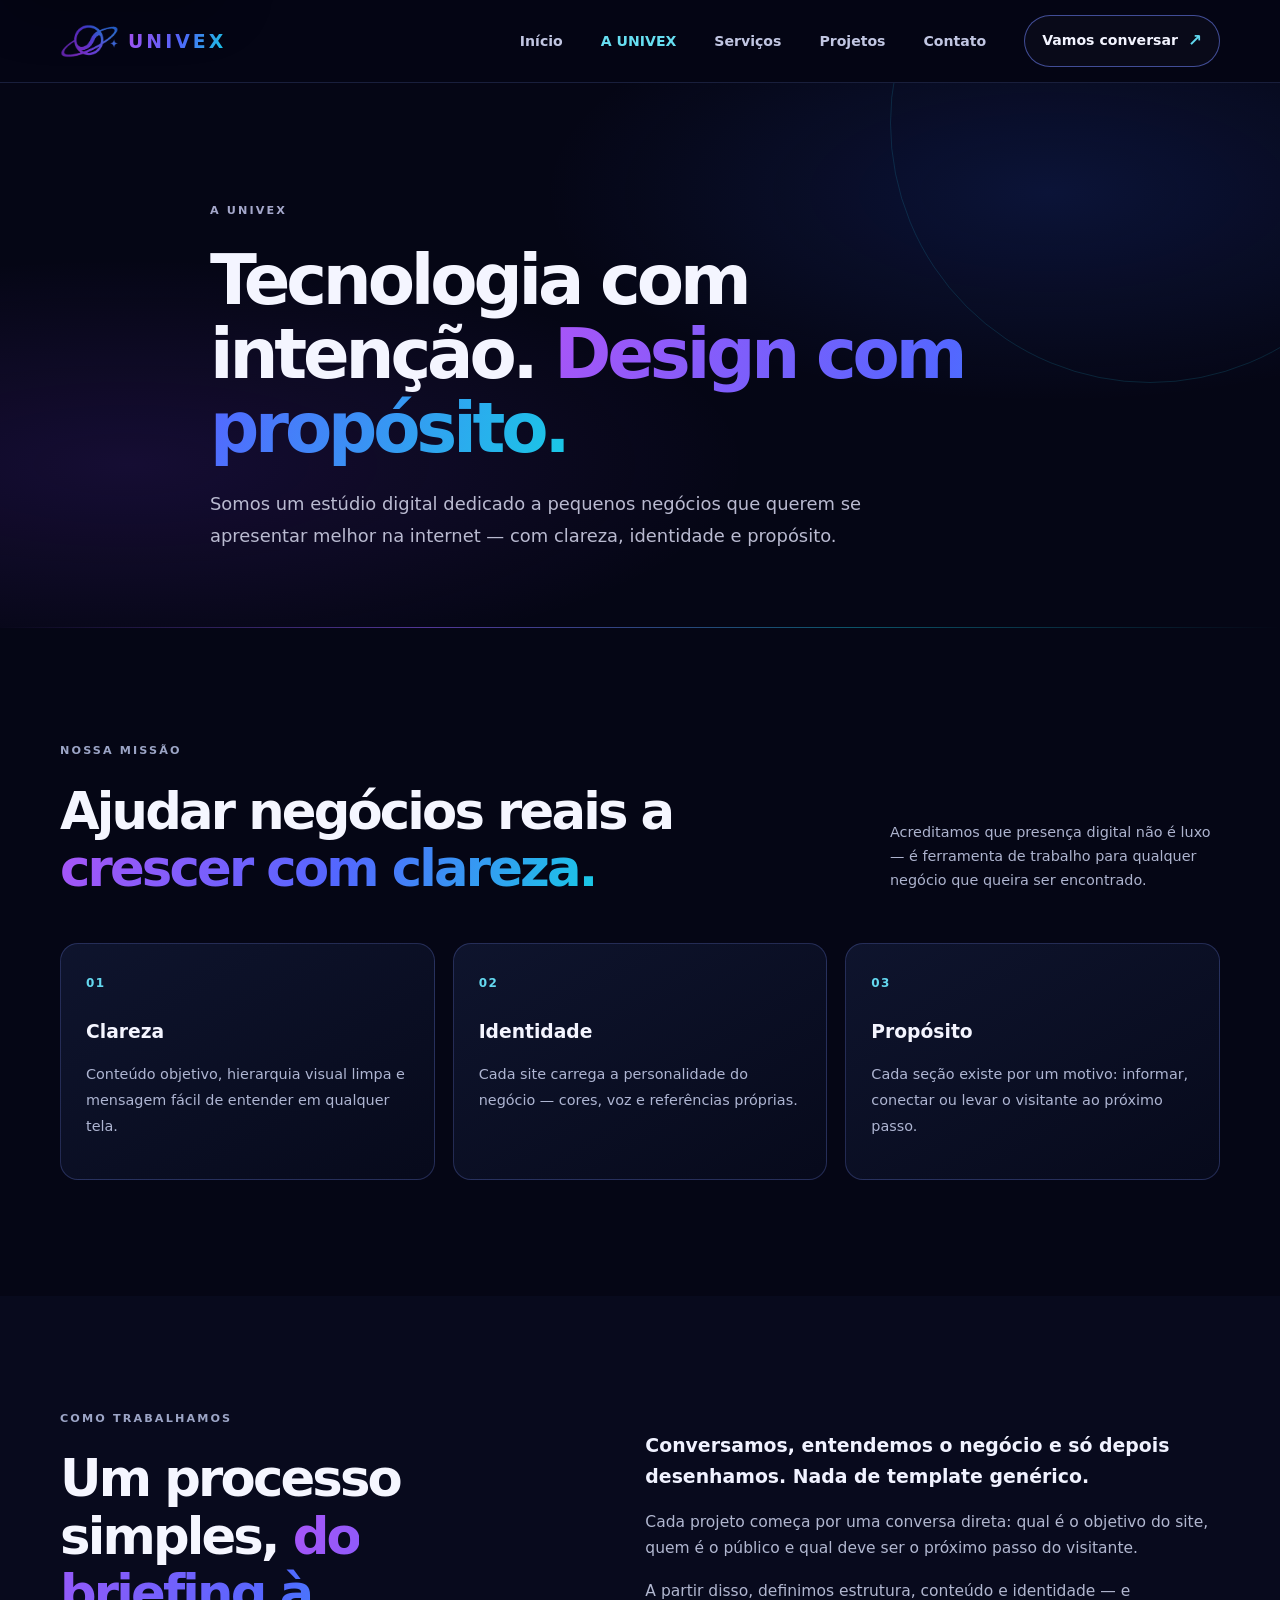
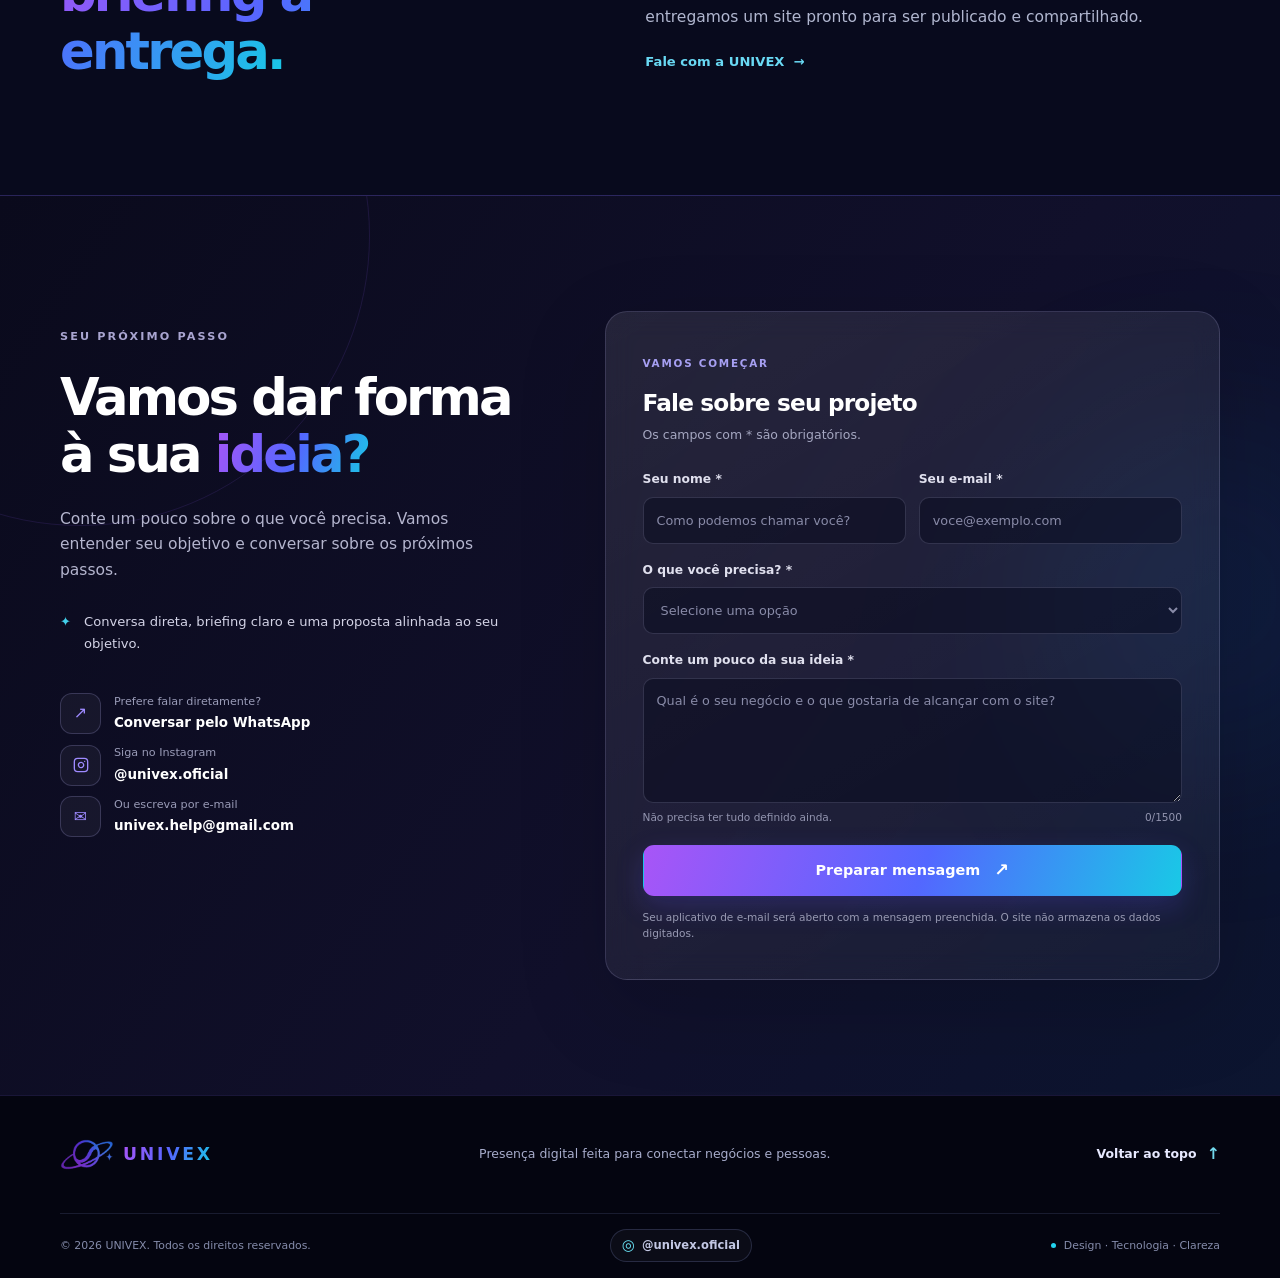
<file: sobre.html>
<!DOCTYPE html>
<html lang="pt-BR">
<head>
<meta charset="UTF-8"><meta name="viewport" content="width=device-width, initial-scale=1.0">
<meta name="theme-color" content="#050615"><meta name="description" content="Conheça a UNIVEX, estúdio digital focado em pequenos negócios."><meta name="color-scheme" content="dark">
<title>A UNIVEX | Presença digital com propósito</title>
<link rel="icon" href="favicon.ico" sizes="any"><link rel="icon" type="image/png" sizes="32x32" href="favicon-32.png"><link rel="apple-touch-icon" sizes="180x180" href="apple-touch-icon.png">
<link rel="stylesheet" href="style.css"><script src="config.js" defer></script><script src="script.js" defer></script>
</head><body data-variant="B"><a class="skip-link" href="#conteudo">Pular para o conteúdo</a>
<header class="site-header"><div class="container nav-wrap">
  <a href="index.html" class="brand" aria-label="UNIVEX — início"><img src="images/univex-emblema.png" alt="" class="brand-mark" width="64" height="42"><span class="brand-name">UNIVEX</span></a>
  <button class="menu-toggle" id="menu-toggle" type="button" aria-expanded="false" aria-controls="nav-links" aria-label="Abrir menu"><span></span><span></span><span></span></button>
  <nav aria-label="Navegação principal"><ul class="nav-links" id="nav-links"><li><a href="index.html">Início</a></li><li><a href="sobre.html" aria-current="page">A UNIVEX</a></li><li><a href="servicos.html">Serviços</a></li><li><a href="projetos.html">Projetos</a></li><li><a href="contato.html">Contato</a></li><li><a class="nav-cta" href="contato.html">Vamos conversar <span aria-hidden="true">↗</span></a></li></ul></nav>
</div></header><main id="conteudo">
<section class="page-hero"><div class="container page-hero-inner reveal"><p class="eyebrow eyebrow-light">A UNIVEX</p><h1>Tecnologia com intenção. <span class="gradient-text">Design com propósito.</span></h1><p class="hero-description">Somos um estúdio digital dedicado a pequenos negócios que querem se apresentar melhor na internet — com clareza, identidade e propósito.</p></div><div class="hero-bottom-line" aria-hidden="true"></div></section>
<section class="section"><div class="container"><div class="section-top reveal"><div><p class="eyebrow eyebrow-light">NOSSA MISSÃO</p><h2>Ajudar negócios reais a <span class="gradient-text">crescer com clareza.</span></h2></div><p class="section-intro">Acreditamos que presença digital não é luxo — é ferramenta de trabalho para qualquer negócio que queira ser encontrado.</p></div><div class="value-grid">
<article class="value-card reveal"><span>01</span><h3>Clareza</h3><p>Conteúdo objetivo, hierarquia visual limpa e mensagem fácil de entender em qualquer tela.</p></article>
<article class="value-card reveal"><span>02</span><h3>Identidade</h3><p>Cada site carrega a personalidade do negócio — cores, voz e referências próprias.</p></article>
<article class="value-card reveal"><span>03</span><h3>Propósito</h3><p>Cada seção existe por um motivo: informar, conectar ou levar o visitante ao próximo passo.</p></article>
</div></div></section>
<section class="section about-section"><div class="container about-grid"><div class="section-heading reveal"><p class="eyebrow eyebrow-light">COMO TRABALHAMOS</p><h2>Um processo simples, <span class="gradient-text">do briefing à entrega.</span></h2></div><div class="about-copy reveal"><p class="lead">Conversamos, entendemos o negócio e só depois desenhamos. Nada de template genérico.</p><p>Cada projeto começa por uma conversa direta: qual é o objetivo do site, quem é o público e qual deve ser o próximo passo do visitante.</p><p>A partir disso, definimos estrutura, conteúdo e identidade — e entregamos um site pronto para ser publicado e compartilhado.</p><a class="text-link" href="contato.html">Fale com a UNIVEX <span aria-hidden="true">→</span></a></div></div></section>
<section class="contact-section" id="contato"><div class="contact-orb" aria-hidden="true"></div><div class="container contact-grid">
<div class="contact-copy reveal"><p class="eyebrow">SEU PRÓXIMO PASSO</p><h2>Vamos dar forma à sua <span class="gradient-text">ideia?</span></h2><p>Conte um pouco sobre o que você precisa. Vamos entender seu objetivo e conversar sobre os próximos passos.</p><div class="contact-promise"><span class="promise-icon" aria-hidden="true">✦</span><span>Conversa direta, briefing claro e uma proposta alinhada ao seu objetivo.</span></div><div class="direct-contact">
  <a id="whatsapp-link" class="direct-contact-link" href="#contato"><span class="direct-icon" aria-hidden="true">↗</span><span><small>Prefere falar diretamente?</small><strong>Conversar pelo WhatsApp</strong></span></a>
  <a data-instagram class="direct-contact-link" href="#contato" aria-label="Instagram da UNIVEX"><span class="direct-icon" aria-hidden="true"><svg width="16" height="16" viewBox="0 0 24 24" fill="none" stroke="currentColor" stroke-width="2" stroke-linecap="round" stroke-linejoin="round"><rect x="2" y="2" width="20" height="20" rx="5" ry="5"></rect><path d="M16 11.37A4 4 0 1 1 12.63 8 4 4 0 0 1 16 11.37z"></path><line x1="17.5" y1="6.5" x2="17.51" y2="6.5"></line></svg></span><span><small>Siga no Instagram</small><strong data-instagram-handle>@univex.oficial</strong></span></a>
  <a id="email-link" class="direct-contact-link" href="mailto:univex.help@gmail.com"><span class="direct-icon" aria-hidden="true">✉</span><span><small>Ou escreva por e-mail</small><strong>univex.help@gmail.com</strong></span></a>
</div></div>
<form class="contact-form reveal" id="contact-form"><div class="form-heading"><span class="form-step">VAMOS COMEÇAR</span><h3>Fale sobre seu projeto</h3><p>Os campos com * são obrigatórios.</p></div><div class="form-row"><div class="field"><label for="nome">Seu nome *</label><input id="nome" name="nome" autocomplete="name" type="text" placeholder="Como podemos chamar você?" required minlength="2" maxlength="80"></div><div class="field"><label for="email">Seu e-mail *</label><input id="email" name="email" autocomplete="email" type="email" placeholder="voce@exemplo.com" required maxlength="120"></div></div><div class="field"><label for="tipo-projeto">O que você precisa? *</label><select id="tipo-projeto" name="tipo-projeto" required><option value="" disabled selected>Selecione uma opção</option><option>Site institucional</option><option>Landing page</option><option>Cardápio digital</option><option>Melhoria em um site existente</option><option>Outro projeto</option></select></div><div class="field"><label for="mensagem">Conte um pouco da sua ideia *</label><textarea id="mensagem" name="mensagem" rows="4" placeholder="Qual é o seu negócio e o que gostaria de alcançar com o site?" required minlength="10" maxlength="1500"></textarea><div class="field-foot"><span>Não precisa ter tudo definido ainda.</span><span id="message-count">0/1500</span></div></div><button class="button button-primary form-submit" type="submit">Preparar mensagem <span aria-hidden="true">↗</span></button><p class="form-status" id="form-status" role="status" aria-live="polite"></p><p class="form-privacy">Seu aplicativo de e-mail será aberto com a mensagem preenchida. O site não armazena os dados digitados.</p></form>
</div></section></main><footer class="site-footer"><div class="container footer-main">
<a href="index.html" class="brand footer-brand" aria-label="UNIVEX — início"><img src="images/univex-emblema.png" alt="" class="brand-mark" width="64" height="42"><span class="brand-name">UNIVEX</span></a>
<p>Presença digital feita para conectar negócios e pessoas.</p><a class="back-top" href="#conteudo">Voltar ao topo <span aria-hidden="true">↑</span></a>
</div><div class="container footer-bottom"><span>© <span id="current-year">2026</span> UNIVEX. Todos os direitos reservados.</span><span class="footer-social"><a data-instagram href="#contato" aria-label="Instagram da UNIVEX" class="footer-social-link"><span aria-hidden="true">◎</span><span data-instagram-handle>@univex.oficial</span></a></span><span class="footer-signature"><span class="signature-dot"></span> Design · Tecnologia · Clareza</span></div></footer></body></html>
</file>
<file: style.css>
/* UNIVEX — design system premium, responsivo e leve */
:root {
  color-scheme: light;
  --ink: #111126;
  --ink-soft: #24243d;
  --muted: #77788f;
  --paper: #fbfbff;
  --surface: #ffffff;
  --line: #e9e9f3;
  --purple: #7c3aed;
  --blue: #3465f5;
  --cyan: #16c8e7;
  --grad: linear-gradient(110deg, #a855f7 0%, #5367ff 52%, #19c9e6 100%);
  --dark-grad: linear-gradient(125deg, #0a0a1c 0%, #11102b 58%, #0c1530 100%);
  --container: 1160px;
  --radius: 22px;
  --shadow-card: 0 24px 70px rgba(23, 21, 60, .08);
}

*, *::before, *::after { box-sizing: border-box; }
html { scroll-behavior: smooth; scroll-padding-top: 94px; }
body { margin: 0; color: var(--ink); background: var(--paper); font-family: Inter, ui-sans-serif, system-ui, -apple-system, BlinkMacSystemFont, "Segoe UI", sans-serif; line-height: 1.65; -webkit-font-smoothing: antialiased; text-rendering: optimizeLegibility; }
img { display: block; max-width: 100%; }
a { color: inherit; }
button, input, select, textarea { font: inherit; }
button, a { -webkit-tap-highlight-color: transparent; }
::selection { color: #fff; background: #6d45e8; }
.container { width: min(var(--container), calc(100% - 48px)); margin-inline: auto; }
.skip-link { position: fixed; z-index: 999; top: 10px; left: 10px; padding: 10px 15px; transform: translateY(-160%); border-radius: 10px; background: #fff; color: var(--ink); box-shadow: var(--shadow-card); }
.skip-link:focus { transform: translateY(0); }

/* Header */
.site-header { position: sticky; z-index: 100; top: 0; border-bottom: 1px solid rgba(230,230,242,.8); background: rgba(255,255,255,.9); backdrop-filter: blur(18px); -webkit-backdrop-filter: blur(18px); }
.nav-wrap { display: flex; min-height: 82px; align-items: center; justify-content: space-between; gap: 28px; }
.brand { display: inline-flex; align-items: center; gap: 9px; text-decoration: none; flex-shrink: 0; }
.brand-mark { width: 59px; height: 38px; object-fit: contain; }
.brand-name { font-size: 1.18rem; font-weight: 850; letter-spacing: .16em; line-height: 1; color: transparent; background: var(--grad); -webkit-background-clip: text; background-clip: text; }
.nav-links { display: flex; align-items: center; gap: clamp(20px, 3vw, 38px); margin: 0; padding: 0; list-style: none; }
.nav-links a { color: #67687e; font-size: .88rem; font-weight: 600; text-decoration: none; transition: color .2s ease; }
.nav-links a:hover, .nav-links a:focus-visible { color: var(--purple); }
.nav-links .nav-cta { display: inline-flex; align-items: center; gap: 10px; padding: 11px 17px; border: 1px solid #dedbf4; border-radius: 999px; color: var(--ink); }
.nav-cta span { color: var(--purple); font-size: 1.05rem; }
.menu-toggle { display: none; }

/* Hero */
.hero { position: relative; isolation: isolate; overflow: hidden; padding: clamp(74px, 9vw, 126px) 0 82px; color: #fff; background: var(--dark-grad); }
.hero::before { position: absolute; z-index: -1; top: -260px; right: -180px; width: min(66vw, 850px); aspect-ratio: 1; border: 1px solid rgba(139,92,246,.13); border-radius: 50%; content: ""; }
.hero::after { position: absolute; z-index: -1; right: 4%; bottom: -440px; width: 720px; aspect-ratio: 1; border: 1px solid rgba(34,211,238,.10); border-radius: 50%; content: ""; }
.hero-glow { position: absolute; z-index: -1; pointer-events: none; border-radius: 50%; filter: blur(2px); }
.hero-glow-one { top: -180px; left: 20%; width: 360px; height: 360px; background: rgba(106,52,222,.16); filter: blur(100px); }
.hero-glow-two { right: 12%; bottom: -160px; width: 320px; height: 320px; background: rgba(0,175,220,.11); filter: blur(100px); }
.hero-grid { display: grid; grid-template-columns: minmax(0, 1.12fr) minmax(300px, .88fr); align-items: center; gap: clamp(42px, 7vw, 100px); }
.hero-copy { position: relative; z-index: 2; }
.eyebrow { display: flex; align-items: center; gap: 10px; margin: 0 0 24px; color: #a6a9c8; font-size: .7rem; font-weight: 750; letter-spacing: .19em; line-height: 1.4; }
.status-dot, .signature-dot { display: inline-block; width: 7px; height: 7px; border-radius: 50%; background: #22d3ee; box-shadow: 0 0 0 4px rgba(34,211,238,.12); }
.hero h1 { max-width: 720px; margin: 0; font-size: clamp(2.65rem, 5vw, 4.65rem); font-weight: 760; letter-spacing: -.065em; line-height: 1.07; }
.gradient-text { color: transparent; background: var(--grad); -webkit-background-clip: text; background-clip: text; }
.hero-description { max-width: 610px; margin: 25px 0 0; color: #b9bad0; font-size: clamp(1rem, 1.4vw, 1.14rem); line-height: 1.8; }
.hero-actions { display: flex; align-items: center; flex-wrap: wrap; gap: 13px; margin-top: 32px; }
.button { display: inline-flex; min-height: 51px; align-items: center; justify-content: center; gap: 14px; padding: 13px 19px; border: 1px solid transparent; border-radius: 11px; font-size: .9rem; font-weight: 700; line-height: 1.2; text-align: center; text-decoration: none; cursor: pointer; transition: transform .22s ease, box-shadow .22s ease, border-color .22s ease, background .22s ease; }
.button span { font-size: 1.1rem; }
.button-primary { color: #fff; background: var(--grad); box-shadow: 0 10px 28px rgba(91,77,237,.23); }
.button-primary:hover { transform: translateY(-2px); box-shadow: 0 14px 32px rgba(91,77,237,.34); }
.button-quiet { border-color: rgba(183,184,220,.26); color: #e1e2f4; background: rgba(255,255,255,.035); }
.button-quiet:hover { border-color: rgba(34,211,238,.5); background: rgba(255,255,255,.07); }
.hero-note { display: flex; align-items: center; gap: 12px; margin-top: 34px; color: #9c9db8; font-size: .78rem; }
.note-line { width: 28px; height: 1px; background: #7167e8; }
.hero-visual { position: relative; display: grid; min-height: 380px; place-items: center; }
.logo-panel { position: relative; z-index: 2; display: grid; width: min(77%, 300px); aspect-ratio: 1; place-items: center; overflow: hidden; border: 1px solid rgba(117,110,235,.5); border-radius: 34px; background: linear-gradient(145deg, rgba(32,33,77,.76), rgba(9,10,30,.78)); box-shadow: 0 30px 100px rgba(0,0,0,.22), 0 0 80px rgba(82,79,226,.13), inset 0 1px rgba(255,255,255,.09); transform: rotate(2deg); }
.logo-panel::before { position: absolute; inset: 0; background: linear-gradient(145deg, rgba(124,58,237,.08), transparent 48%, rgba(22,200,231,.09)); content: ""; }
.logo-panel img { position: relative; width: 100%; height: 100%; object-fit: contain; }
.visual-ring { position: absolute; border: 1px solid rgba(125,105,245,.25); border-radius: 50%; transform: rotate(-24deg); }
.visual-ring-one { width: 112%; height: 42%; }
.visual-ring-two { width: 125%; height: 54%; border-color: rgba(32,197,232,.17); transform: rotate(32deg); }
.visual-star { position: absolute; z-index: 3; color: #36d7ed; }
.star-one { top: 14%; right: 12%; font-size: 1.6rem; }
.star-two { bottom: 15%; left: 8%; color: #9d72ff; font-size: 1.45rem; }
.visual-caption { position: absolute; right: 0; bottom: -2px; display: flex; align-items: center; gap: 10px; color: #999bb9; font-size: .71rem; letter-spacing: .035em; }
.caption-line { width: 24px; height: 1px; background: #4a83f7; }
.hero-bottom-line { position: absolute; right: 0; bottom: 0; left: 0; height: 1px; background: linear-gradient(90deg, transparent, rgba(133,88,238,.6), rgba(22,200,231,.4), transparent); }

/* Short value strip */
.intro-strip { border-bottom: 1px solid var(--line); background: #fff; }
.strip-grid { display: grid; grid-template-columns: repeat(3, 1fr); }
.strip-grid > div { display: flex; min-height: 82px; align-items: center; justify-content: center; gap: 14px; color: #34344d; font-size: .84rem; font-weight: 650; }
.strip-grid > div + div { border-left: 1px solid var(--line); }
.strip-index { color: #7771db; font-size: .7rem; font-weight: 800; letter-spacing: .1em; }

/* Sections and about */
.section { padding: clamp(78px, 9vw, 122px) 0; }
.about-section { background: #f7f7fc; }
.about-grid { display: grid; grid-template-columns: .9fr 1.1fr; gap: clamp(42px, 9vw, 120px); align-items: start; }
.eyebrow-light { color: #6d6f88; }
.section-heading h2, .section-top h2, .contact-copy h2 { margin: 0; font-size: clamp(2.1rem, 4vw, 3.45rem); font-weight: 760; letter-spacing: -.055em; line-height: 1.12; }
.about-copy { padding-top: 19px; }
.about-copy p { margin: 0 0 18px; color: #71728a; font-size: .97rem; }
.about-copy .lead { color: #22223a; font-size: 1.18rem; font-weight: 600; line-height: 1.65; }
.skill-list { display: flex; flex-wrap: wrap; gap: 8px; margin-top: 28px; }
.skill-list span, .project-tags span { display: inline-flex; align-items: center; padding: 7px 12px; border: 1px solid #e4e3f2; border-radius: 999px; color: #53546e; background: rgba(255,255,255,.72); font-size: .72rem; font-weight: 650; }

/* Services */
.services-section { background: #fff; }
.section-top { display: flex; align-items: end; justify-content: space-between; gap: 45px; margin-bottom: 45px; }
.section-top h2 { max-width: 690px; }
.section-intro { max-width: 330px; margin: 0 0 5px; color: #76778d; font-size: .9rem; }
.service-grid { display: grid; grid-template-columns: repeat(3, 1fr); gap: 17px; }
.service-card { position: relative; display: flex; min-height: 310px; flex-direction: column; padding: 26px; border: 1px solid #e8e8f2; border-radius: 18px; background: linear-gradient(165deg, #fff 0%, #fcfcff 100%); box-shadow: 0 5px 18px rgba(18,17,52,.025); transition: transform .25s ease, border-color .25s ease, box-shadow .25s ease; }
.service-card::before { position: absolute; top: -1px; right: 21px; left: 21px; height: 2px; border-radius: 0 0 4px 4px; background: var(--grad); opacity: 0; content: ""; transition: opacity .25s ease; }
.service-card:hover { transform: translateY(-5px); border-color: #d6d2f5; box-shadow: var(--shadow-card); }
.service-card:hover::before { opacity: 1; }
.card-topline { display: flex; align-items: center; justify-content: space-between; margin-bottom: 27px; }
.service-number { color: #9696ad; font-size: .73rem; font-weight: 750; letter-spacing: .1em; }
.service-icon { display: grid; width: 42px; height: 42px; place-items: center; border: 1px solid #e8e3ff; border-radius: 13px; color: #6f55e8; background: #f6f3ff; font-size: 1.35rem; }
.service-card h3 { margin: 0 0 10px; color: #18182e; font-size: 1.22rem; letter-spacing: -.025em; }
.service-card p { margin: 0 0 25px; color: #77788d; font-size: .88rem; line-height: 1.75; }
.text-link { display: inline-flex; align-items: center; gap: 9px; margin-top: auto; color: #5546cb; font-size: .82rem; font-weight: 750; text-decoration: none; }
.text-link span { transition: transform .2s ease; }
.text-link:hover span { transform: translateX(4px); }

/* Project concepts */
.projects-section { background: #f7f7fc; }
.project-grid { display: grid; grid-template-columns: repeat(3, 1fr); gap: 19px; }
.project-card { overflow: hidden; border: 1px solid #e6e6f0; border-radius: 18px; background: #fff; transition: transform .25s ease, box-shadow .25s ease; }
.project-card:hover { transform: translateY(-4px); box-shadow: 0 20px 45px rgba(24,22,59,.08); }
.project-art { position: relative; display: flex; height: 218px; flex-direction: column; justify-content: space-between; overflow: hidden; padding: 19px; color: #fff; isolation: isolate; }
.project-art::before, .project-art::after { position: absolute; z-index: -1; border: 1px solid rgba(255,255,255,.22); border-radius: 50%; content: ""; }
.project-art::before { top: -75px; right: -45px; width: 270px; height: 270px; }
.project-art::after { right: 26px; bottom: -135px; width: 260px; height: 260px; }
.project-art-bakery { background: linear-gradient(135deg, #2c2645, #9757a1); }
.project-art-beauty { background: linear-gradient(135deg, #1d2144, #7556ae 60%, #d28db4); }
.project-art-auto { background: linear-gradient(135deg, #11172e, #254b77 62%, #267c98); }
.project-art-label { font-size: .62rem; font-weight: 750; letter-spacing: .14em; color: rgba(255,255,255,.75); }
.project-symbol { position: absolute; top: 42px; right: 27px; font-size: 3.1rem; line-height: 1; opacity: .9; filter: drop-shadow(0 8px 18px rgba(0,0,0,.12)); }
.project-art-title { max-width: 250px; font-size: 1.55rem; font-weight: 700; letter-spacing: -.04em; line-height: 1.15; }
.project-info { padding: 22px; }
.project-category { margin: 0 0 7px; color: #7264d2; font-size: .62rem; font-weight: 800; letter-spacing: .13em; }
.project-info h3 { margin: 0 0 7px; font-size: 1.12rem; letter-spacing: -.02em; }
.project-info > p:not(.project-category) { min-height: 49px; margin: 0; color: #76778d; font-size: .85rem; line-height: 1.65; }
.project-tags { display: flex; flex-wrap: wrap; gap: 6px; margin-top: 18px; }
.project-tags span { padding: 5px 9px; font-size: .65rem; background: #fbfbff; }

/* Contact */
.contact-section { position: relative; isolation: isolate; overflow: hidden; padding: clamp(78px, 9vw, 120px) 0; color: #fff; background: var(--dark-grad); }
.contact-section::before { position: absolute; z-index: -1; top: -250px; left: -210px; width: 580px; height: 580px; border: 1px solid rgba(135,86,231,.14); border-radius: 50%; content: ""; }
.contact-orb { position: absolute; z-index: -1; top: 25%; right: -100px; width: 350px; height: 350px; border-radius: 50%; background: rgba(25,137,231,.09); filter: blur(90px); }
.contact-grid { display: grid; grid-template-columns: minmax(0, .85fr) minmax(420px, 1.15fr); gap: clamp(40px, 7vw, 92px); align-items: start; }
.contact-copy { padding-top: 18px; }
.contact-copy .eyebrow { color: #a9a5d1; }
.contact-copy h2 { max-width: 530px; }
.contact-copy > p:not(.eyebrow) { max-width: 465px; margin: 23px 0 0; color: #b4b5ce; font-size: .97rem; }
.contact-promise { display: flex; max-width: 440px; gap: 13px; align-items: flex-start; margin-top: 28px; color: #d3d3e6; font-size: .82rem; }
.promise-icon { color: #43cfea; }
.direct-contact { display: grid; gap: 10px; margin-top: 38px; }
.direct-contact-link { display: flex; width: fit-content; align-items: center; gap: 13px; color: #fff; text-decoration: none; }
.direct-icon { display: grid; width: 41px; height: 41px; flex-shrink: 0; place-items: center; border: 1px solid rgba(173,168,232,.23); border-radius: 12px; color: #9e8aff; background: rgba(255,255,255,.045); }
.direct-contact-link span:last-child { display: grid; gap: 1px; }
.direct-contact-link small { color: #999bb7; font-size: .7rem; }
.direct-contact-link strong { font-size: .84rem; font-weight: 650; }
.direct-contact-link:hover strong { color: #74e0f1; }
.contact-form { padding: clamp(23px, 3.4vw, 37px); border: 1px solid rgba(188,185,239,.18); border-radius: 22px; background: linear-gradient(150deg, rgba(255,255,255,.095), rgba(255,255,255,.04)); box-shadow: 0 28px 90px rgba(0,0,0,.16); backdrop-filter: blur(14px); }
.form-heading { margin-bottom: 24px; }
.form-step { color: #a7a0f3; font-size: .65rem; font-weight: 800; letter-spacing: .17em; }
.form-heading h3 { margin: 8px 0 3px; font-size: 1.45rem; font-weight: 730; letter-spacing: -.035em; }
.form-heading p { margin: 0; color: #a5a7c1; font-size: .78rem; }
.form-row { display: grid; grid-template-columns: 1fr 1fr; gap: 13px; }
.field { min-width: 0; margin-bottom: 16px; }
.field label { display: block; margin-bottom: 7px; color: #e0e0ee; font-size: .77rem; font-weight: 650; }
.field input, .field select, .field textarea { display: block; width: 100%; min-height: 47px; padding: 12px 13px; border: 1px solid rgba(187,186,222,.19); border-radius: 10px; outline: 0; color: #fff; background: rgba(8,9,28,.48); font-size: .8rem; transition: border-color .2s ease, box-shadow .2s ease; }
.field input::placeholder, .field textarea::placeholder { color: #898ba8; }
.field select { color: #d2d3e4; }
.field select:invalid { color: #898ba8; }
.field select option { color: #17172e; background: #fff; }
.field textarea { min-height: 125px; resize: vertical; line-height: 1.6; }
.field input:focus, .field select:focus, .field textarea:focus { border-color: #8e7af6; box-shadow: 0 0 0 3px rgba(142,122,246,.13); }
.field-foot { display: flex; justify-content: space-between; gap: 10px; margin-top: 6px; color: #9395b0; font-size: .66rem; }
.form-submit { width: 100%; margin-top: 3px; }
.form-status { min-height: 0; margin: 0; color: #83e5f3; font-size: .77rem; line-height: 1.5; }
.form-status:not(:empty) { margin-top: 13px; }
.form-status.is-error { color: #ffc0c8; }
.form-privacy { margin: 13px 0 0; color: #999bb4; font-size: .66rem; line-height: 1.55; }

/* Footer */
.site-footer { color: #9798b2; background: #070716; }
.footer-main { display: flex; min-height: 118px; align-items: center; justify-content: space-between; gap: 30px; border-bottom: 1px solid rgba(171,168,216,.12); }
.footer-brand .brand-name { font-size: 1.08rem; }
.footer-brand .brand-mark { width: 54px; height: 35px; }
.footer-main > p { margin: 0; font-size: .78rem; }
.back-top { display: inline-flex; align-items: center; gap: 10px; color: #dddcee; font-size: .78rem; font-weight: 650; text-decoration: none; }
.back-top span { color: #72d8ec; font-size: 1rem; }
.footer-bottom { display: flex; min-height: 64px; align-items: center; justify-content: space-between; gap: 20px; font-size: .68rem; }
.footer-signature { display: inline-flex; align-items: center; gap: 8px; }
.footer-signature .signature-dot { width: 5px; height: 5px; box-shadow: none; }

/* Reveal only when JS is available; content stays visible otherwise. */
.js-ready .reveal { opacity: 0; transform: translateY(14px); transition: opacity .65s ease, transform .65s cubic-bezier(.2,.7,.2,1); }
.js-ready .reveal.is-visible { opacity: 1; transform: translateY(0); }

:focus-visible { outline: 3px solid #29c8e4; outline-offset: 4px; }

@media (max-width: 960px) {
  .hero-grid { gap: 34px; grid-template-columns: minmax(0, 1.08fr) minmax(250px, .82fr); }
  .hero-visual { min-height: 320px; }
  .section-top { align-items: flex-start; flex-direction: column; gap: 18px; }
  .section-intro { max-width: 610px; }
  .contact-grid { grid-template-columns: minmax(0, .85fr) minmax(360px, 1.15fr); gap: 34px; }
  .service-card { padding: 23px; }
}

@media (max-width: 760px) {
  html { scroll-padding-top: 78px; }
  .container { width: min(var(--container), calc(100% - 36px)); }
  .nav-wrap { min-height: 72px; }
  .brand-mark { width: 52px; height: 34px; }
  .brand-name { font-size: 1.05rem; }
  .menu-toggle { display: flex; width: 42px; height: 42px; flex-direction: column; align-items: center; justify-content: center; gap: 5px; border: 1px solid var(--line); border-radius: 12px; background: #fff; cursor: pointer; }
  .menu-toggle span { width: 17px; height: 2px; border-radius: 2px; background: var(--ink); transition: transform .2s ease, opacity .2s ease; }
  .menu-toggle[aria-expanded="true"] span:first-child { transform: translateY(7px) rotate(45deg); }
  .menu-toggle[aria-expanded="true"] span:nth-child(2) { opacity: 0; }
  .menu-toggle[aria-expanded="true"] span:last-child { transform: translateY(-7px) rotate(-45deg); }
  .nav-links { position: absolute; top: calc(100% + 1px); right: 0; left: 0; display: none; align-items: stretch; gap: 0; padding: 9px 18px 18px; border-bottom: 1px solid var(--line); background: rgba(255,255,255,.98); box-shadow: 0 18px 28px rgba(15,15,40,.08); }
  .nav-links.is-open { display: flex; flex-direction: column; }
  .nav-links li a { display: flex; width: 100%; min-height: 46px; align-items: center; }
  .nav-links .nav-cta { width: fit-content; margin-top: 7px; padding: 10px 15px; }
  .hero { padding: 67px 0 63px; }
  .hero-grid { grid-template-columns: 1fr; gap: 28px; }
  .hero h1 { max-width: 650px; font-size: clamp(2.55rem, 8.4vw, 4rem); }
  .hero-description { max-width: 610px; }
  .hero-visual { min-height: 300px; margin: 0 auto; width: min(100%, 420px); }
  .logo-panel { width: min(64%, 250px); border-radius: 28px; }
  .visual-caption { right: 8px; bottom: 0; }
  .strip-grid { grid-template-columns: 1fr; padding-block: 9px; }
  .strip-grid > div { min-height: 52px; justify-content: flex-start; padding-left: clamp(25px, 12vw, 65px); }
  .strip-grid > div + div { border-top: 1px solid var(--line); border-left: 0; }
  .about-grid { grid-template-columns: 1fr; gap: 18px; }
  .about-copy { padding-top: 0; }
  .service-grid, .project-grid { grid-template-columns: 1fr; }
  .service-card { min-height: 270px; padding: 25px; }
  .project-art { height: 200px; }
  .project-info > p:not(.project-category) { min-height: 0; }
  .contact-grid { grid-template-columns: 1fr; gap: 38px; }
  .contact-copy { padding-top: 0; }
  .contact-form { max-width: 650px; }
  .footer-main { flex-wrap: wrap; justify-content: space-between; padding-block: 25px; }
  .footer-main > p { order: 3; width: 100%; }
}

@media (max-width: 480px) {
  .container { width: calc(100% - 30px); }
  .hero { padding-top: 55px; }
  .eyebrow { font-size: .61rem; letter-spacing: .14em; }
  .hero h1 { font-size: clamp(2.25rem, 11vw, 3rem); }
  .hero-actions { align-items: stretch; flex-direction: column; }
  .hero-actions .button { width: 100%; }
  .hero-note { align-items: flex-start; font-size: .72rem; }
  .hero-visual { min-height: 270px; }
  .section-heading h2, .section-top h2, .contact-copy h2 { font-size: clamp(2rem, 9.5vw, 2.7rem); }
  .section-top { margin-bottom: 30px; }
  .form-row { grid-template-columns: 1fr; gap: 0; }
  .contact-form { padding: 22px 17px; border-radius: 17px; }
  .footer-main { gap: 17px; }
  .footer-main > p { font-size: .73rem; }
  .footer-bottom { align-items: flex-start; flex-direction: column; justify-content: center; gap: 5px; padding-block: 17px; }
  .back-top { font-size: .74rem; }
}

@media (prefers-reduced-motion: reduce) {
  html { scroll-behavior: auto; }
  *, *::before, *::after { animation-duration: .01ms !important; animation-iteration-count: 1 !important; scroll-behavior: auto !important; transition-duration: .01ms !important; }
  .js-ready .reveal { opacity: 1; transform: none; }
}


/* ==========================================================
   UNIVEX DARK PREMIUM — estilo inspirado nas referências
   As imagens dos projetos são adicionadas manualmente em /images.
   ========================================================== */
:root {
  color-scheme: dark;
  --ink: #f4f5ff;
  --ink-soft: #e2e5f8;
  --muted: #a2a8c5;
  --paper: #050615;
  --surface: #0b1024;
  --line: rgba(135, 151, 218, .18);
  --shadow-card: 0 22px 60px rgba(0, 0, 0, .28);
}
body { color: #f3f4ff; background: #050615; }
.site-header { border-bottom-color: rgba(112, 133, 219, .2); background: rgba(5, 6, 21, .88); }
.nav-links a { color: #c1c6e2; }
.nav-links a:hover, .nav-links a:focus-visible { color: #67dff2; }
.nav-links .nav-cta { border-color: rgba(105, 124, 239, .58); color: #f3f4ff; background: rgba(255,255,255,.025); }
.nav-links .nav-cta:hover { border-color: #29cce8; background: rgba(44, 129, 231, .08); }
.nav-cta span { color: #61d9f0; }
.menu-toggle { border-color: rgba(135,151,218,.3); background: #0d1128; }
.menu-toggle span { background: #eef0ff; }
.intro-strip { border-color: rgba(135,151,218,.15); background: #07091b; }
.strip-grid > div { color: #dfe3fb; }
.strip-grid > div + div { border-color: rgba(135,151,218,.14); }
.strip-index { color: #8b7cff; }
.about-section { background: #080a1d; }
.eyebrow-light { color: #9ca5c6; }
.section-heading h2, .section-top h2 { color: #f5f6ff; }
.about-copy p { color: #b1b7d0; }
.about-copy .lead { color: #f0f2ff; }
.skill-list span, .project-tags span { border-color: rgba(146,153,213,.22); color: #d0d5ef; background: rgba(255,255,255,.035); }
.services-section { background: #050615; }
.section-intro { color: #adb3ce; }
.service-card { border-color: rgba(111,131,228,.27); background: linear-gradient(150deg, rgba(15,21,47,.96), rgba(7,10,28,.98)); box-shadow: 0 14px 42px rgba(0,0,0,.12); }
.service-card::before { background: var(--grad); }
.service-card:hover { border-color: rgba(63,183,239,.58); box-shadow: 0 22px 50px rgba(0,0,0,.24), 0 0 28px rgba(75,76,220,.08); }
.service-number { color: #8e96b9; }
.service-icon { border-color: rgba(130,105,255,.36); color: #a89dff; background: rgba(109,79,242,.12); }
.service-card h3 { color: #f4f5ff; }
.service-card p { color: #aeb5d2; }
.text-link { color: #69d9f4; }
.projects-section { position: relative; background: #080a1d; }
.projects-section::before { position: absolute; top: 0; left: 0; right: 0; height: 1px; background: linear-gradient(90deg, transparent, rgba(129,78,245,.55), rgba(28,196,234,.4), transparent); content: ""; }
.project-grid { gap: 20px; }
.project-card { border-color: rgba(92,119,227,.5); border-radius: 17px; background: linear-gradient(155deg, #0d1530, #070b1d); box-shadow: 0 14px 35px rgba(0,0,0,.2); }
.project-card:hover { border-color: rgba(34,199,238,.75); box-shadow: 0 22px 50px rgba(0,0,0,.36), 0 0 28px rgba(59,83,231,.1); }
.project-art { height: 250px; padding: 19px; background-color: #0b1026; background-position: center; background-size: cover; }
.project-art::before { z-index: 0; inset: 0; width: auto; height: auto; border: 0; border-radius: 0; background: linear-gradient(180deg, rgba(5,7,20,.42) 0%, rgba(5,7,20,.08) 32%, rgba(5,7,20,.84) 100%); }
.project-art::after { content: none; }
/* Imagens a inserir manualmente (JPEG, PNG ou WebP renomeado conforme as instruções). */
.project-art-bakery { background-image: linear-gradient(180deg, rgba(5,7,20,.28), rgba(5,7,20,.66)), url("images/padaria.jpg"); }
.project-art-beauty { background-image: linear-gradient(180deg, rgba(5,7,20,.28), rgba(5,7,20,.66)), url("images/salao.jpg"); }
.project-art-auto { background-image: linear-gradient(180deg, rgba(5,7,20,.28), rgba(5,7,20,.66)), url("images/oficina.jpg"); }
.project-art-label, .project-symbol, .project-art-title { z-index: 1; }
.project-art-label { color: rgba(245,247,255,.88); text-shadow: 0 2px 9px rgba(0,0,0,.55); }
.project-symbol { top: 44px; right: 24px; display: grid; width: 48px; height: 48px; place-items: center; border: 1px solid rgba(179,172,255,.45); border-radius: 15px; color: #fff; background: linear-gradient(135deg, rgba(105,54,239,.92), rgba(15,153,236,.9)); font-size: 1.65rem; }
.project-art-title { font-size: clamp(1.32rem, 2vw, 1.58rem); text-shadow: 0 3px 15px rgba(0,0,0,.55); }
.project-info { padding: 22px 22px 24px; }
.project-category { color: #77dff3; }
.project-info h3 { color: #f5f6ff; }
.project-info > p:not(.project-category) { color: #b0b7d2; }
.project-tags { margin-top: 17px; }
.contact-section { border-top: 1px solid rgba(121,101,239,.26); }
.site-footer { border-top: 1px solid rgba(121,101,239,.18); color: #a7accb; background: #040510; }
.footer-main { border-bottom-color: rgba(135,151,218,.16); }
.footer-bottom { color: #858cab; }
.back-top { color: #e7e9ff; }
.skip-link { color: #101126; }

@media (max-width: 760px) {
  .nav-links { border-bottom-color: rgba(135,151,218,.18); background: rgba(6,8,25,.98); box-shadow: 0 18px 28px rgba(0,0,0,.3); }
  .nav-links a { color: #e3e5fb; }
  .nav-links .nav-cta { background: rgba(255,255,255,.04); }
  .project-art { height: 230px; }
  .project-info { padding: 20px; }
}
@media (prefers-reduced-motion: reduce) {
  .project-card:hover { transform: none; }
}

/* Navegação entre páginas e páginas internas */
.nav-links a[aria-current="page"] { color: #67dff2; }
.nav-links a[aria-current="page"]:not(.nav-cta)::after { width: 100%; }
.page-hero { position: relative; isolation: isolate; overflow: hidden; padding: clamp(72px, 10vw, 120px) 0 76px; background: radial-gradient(ellipse at 82% 20%, rgba(45,91,236,.16), transparent 34%), radial-gradient(ellipse at 10% 70%, rgba(124,58,237,.14), transparent 38%), #050615; }
.page-hero::before { position:absolute; z-index:-1; right:-130px; top:-220px; width:520px; height:520px; border:1px solid rgba(36,197,236,.15); border-radius:50%; content:""; }
.page-hero-inner { max-width: 860px; }
.page-hero h1 { margin:0; color:#f4f5ff; font-size:clamp(2.4rem,5.5vw,4.3rem); line-height:1.08; letter-spacing:-.06em; }
.page-hero .hero-description { max-width:700px; margin-top:22px; }
.page-hero .hero-actions { margin-top:28px; }
.page-hero .eyebrow { color:#a5a8cb; }
.page-hero .hero-bottom-line { position:absolute; bottom:0; left:0; right:0; }
.center-link { display:flex; justify-content:center; margin:32px 0 0; }
.value-grid { display:grid; grid-template-columns:repeat(3,minmax(0,1fr)); gap:18px; }
.value-card { padding:25px; border:1px solid rgba(111,131,228,.27); border-radius:18px; background:linear-gradient(150deg,rgba(15,21,47,.96),rgba(7,10,28,.98)); }
.value-card > span { color:#64d8ef; font-size:.75rem; font-weight:800; letter-spacing:.12em; }
.value-card h3 { margin:22px 0 8px; font-size:1.17rem; color:#f4f5ff; }
.value-card p,.service-note,.image-note { color:#aeb5d2; font-size:.9rem; line-height:1.8; }
.service-note { max-width:680px; margin:34px auto 0; text-align:center; }
.image-note { margin:30px 0 0; padding:18px 20px; border:1px solid rgba(135,151,218,.18); border-radius:14px; background:rgba(255,255,255,.025); }
.image-note code { color:#78def1; }
.detail-layout { display:grid; grid-template-columns:minmax(0,1.35fr) minmax(260px,.65fr); gap:clamp(35px,7vw,90px); align-items:start; }
.detail-main h2 { margin:0 0 19px; font-size:clamp(1.9rem,3vw,2.7rem); letter-spacing:-.045em; line-height:1.18; }
.detail-main h3 { margin:28px 0 10px; font-size:1.1rem; }
.detail-main p { color:#b1b7d0; line-height:1.85; }
.detail-list { display:grid; gap:11px; margin:17px 0 0; padding-left:21px; color:#d5d9f0; }
.detail-list li::marker { color:#4fd5ed; }
.detail-aside { display:flex; flex-direction:column; align-items:flex-start; gap:14px; padding:28px; border:1px solid rgba(111,131,228,.3); border-radius:20px; background:linear-gradient(150deg,rgba(18,24,53,.98),rgba(6,9,27,.98)); box-shadow:0 20px 50px rgba(0,0,0,.18); }
.detail-aside .eyebrow { margin:8px 0 0; }
.detail-aside h3 { margin:0; color:#f4f5ff; font-size:1.3rem; }
.detail-aside p:not(.eyebrow) { margin:0 0 8px; color:#aeb5d2; font-size:.88rem; line-height:1.75; }
.detail-aside .button { width:100%; }
/* Since photos are added manually, gradients remain as graceful fallbacks. */
@media (max-width:760px) { .value-grid,.detail-layout { grid-template-columns:1fr; } .page-hero { padding:62px 0 58px; } .detail-aside { padding:24px; } }


/* Fotos dos projetos: arquivos 1.jpg, 2.jpg e 3.jpg na pasta images */
.project-art { position: relative; overflow: hidden; background-image: none !important; background-color: #0b1026; }
.project-art .project-photo { position: absolute; inset: 0; z-index: 0; display: block; width: 100%; height: 100%; object-fit: cover; object-position: center; transition: transform .55s ease; }
.project-art::before { z-index: 1; }
.project-art-label, .project-art-title { position: relative; z-index: 2; }
.project-art-label { text-shadow: 0 2px 9px rgba(0,0,0,.6); }
.project-art-title { text-shadow: 0 3px 15px rgba(0,0,0,.65); }
.project-card:hover .project-photo { transform: scale(1.045); }
@media (prefers-reduced-motion: reduce) { .project-art .project-photo { transition: none; } }


/* ==========================================
   INSTAGRAM — contato e rodapé
   ========================================== */
.footer-social {
  display: inline-flex;
  align-items: center;
}

.footer-social-link {
  display: inline-flex;
  align-items: center;
  gap: 7px;
  color: #c3c8e4;
  font-size: .72rem;
  font-weight: 600;
  text-decoration: none;
  padding: 6px 11px;
  border: 1px solid rgba(135, 151, 218, .22);
  border-radius: 999px;
  background: rgba(255, 255, 255, .03);
  transition: color .2s ease, border-color .2s ease, background .2s ease;
}

.footer-social-link span:first-child {
  color: #67dff2;
  font-size: .95rem;
  line-height: 1;
}

.footer-social-link:hover {
  color: #ffffff;
  border-color: rgba(103, 223, 242, .55);
  background: rgba(103, 223, 242, .08);
}

@media (max-width: 760px) {
  .footer-bottom {
    flex-wrap: wrap;
  }
  .footer-social {
    order: -1;
    width: 100%;
    justify-content: flex-start;
  }
}
</file>
